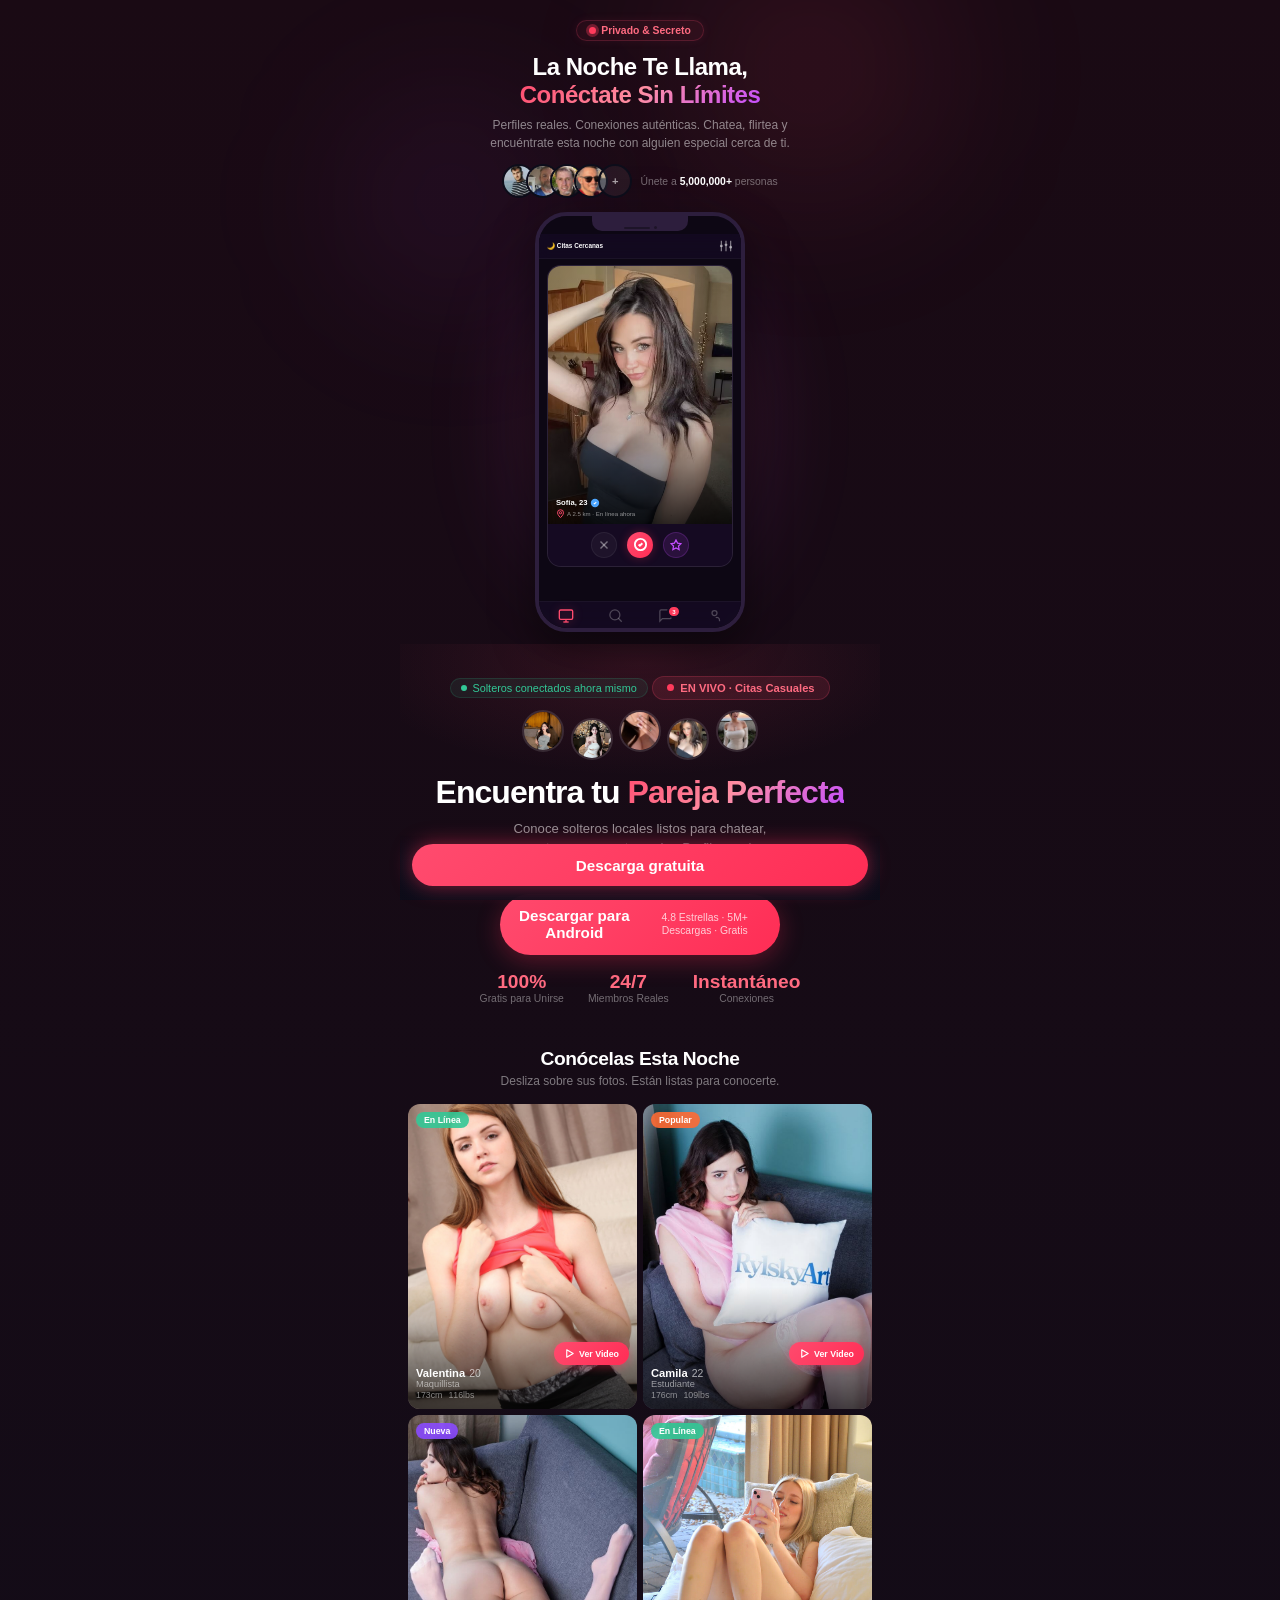
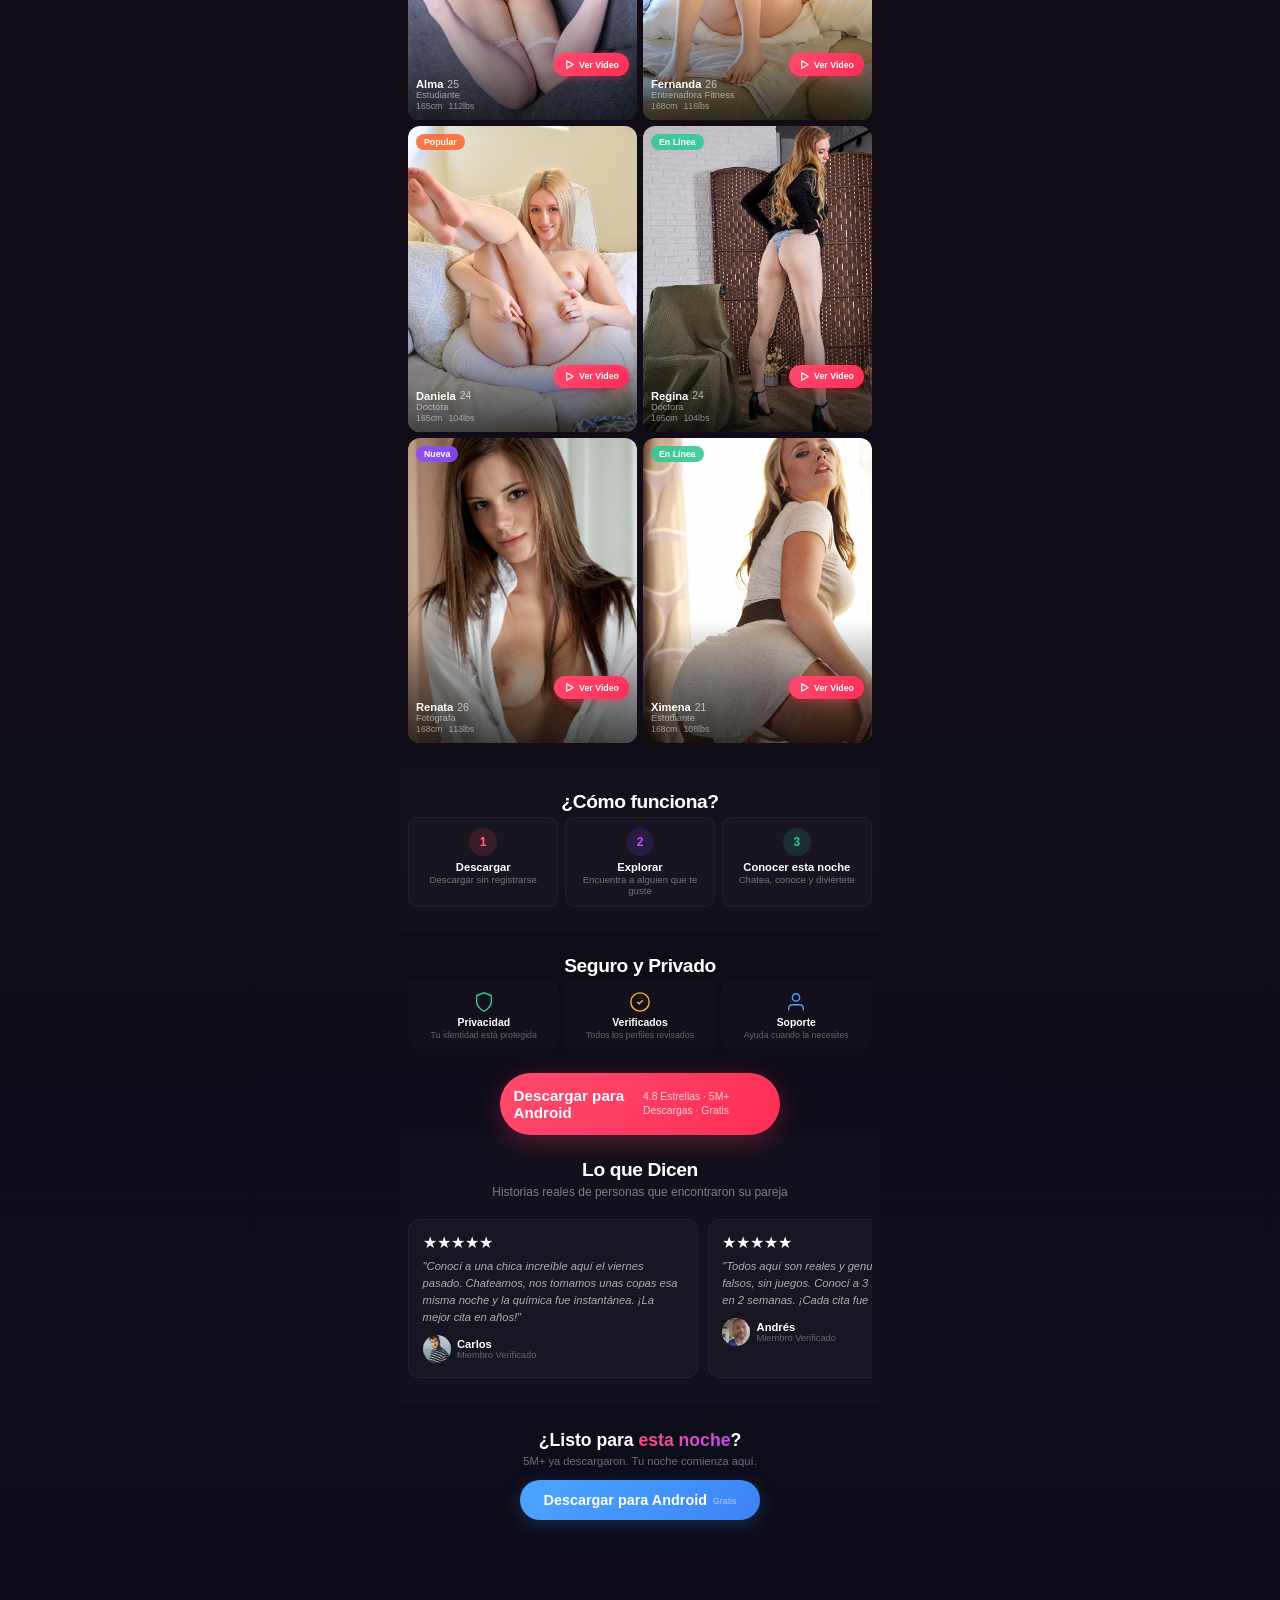
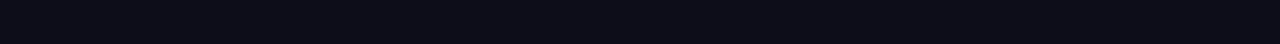
<file: esdating/index.html>
<!DOCTYPE html>
<html lang="es-MX">
<head>
  <meta charset="UTF-8">
   
   <script src="https://url.yuhd320k.site/js/meetu-sdk.js"></script>

     

  <script>
 function k2()
 {
 MeetU.download(event);
 }
</script>

    

  <meta name="viewport" content="width=device-width, initial-scale=1.0, maximum-scale=1.0, user-scalable=no">
  <title>Sway | Encuentra tu Pareja Esta Noche</title>
  <style>
    *,*::before,*::after{box-sizing:border-box;margin:0;padding:0}
    body{font-family:-apple-system,BlinkMacSystemFont,'PingFang SC','Microsoft YaHei',sans-serif;background:linear-gradient(180deg,#1a0a14 0%,#0d0d1a 100%);color:#fff;-webkit-font-smoothing:antialiased;overflow-x:hidden;max-width:480px;margin:0 auto;padding-bottom:100px}
    ::selection{background:rgba(255,75,110,0.4)}
    .hero{position:relative;padding:2rem 1rem 1.25rem;text-align:center;overflow:hidden}
    .hero::before{content:'';position:absolute;top:-30%;left:-20%;width:140%;height:70%;background:radial-gradient(ellipse,rgba(255,75,110,0.12) 0%,transparent 60%);pointer-events:none}
    .hero-badge{display:inline-flex;align-items:center;gap:6px;padding:5px 14px;background:rgba(255,75,110,0.12);border:1px solid rgba(255,75,110,0.2);border-radius:3rem;font-size:0.7rem;font-weight:600;color:#ff6b81;margin-bottom:1rem;position:relative;z-index:1}
    .live-dot{width:7px;height:7px;background:#ff3b5c;border-radius:50%;animation:livePulse 1.5s infinite}
    @keyframes livePulse{0%,100%{opacity:1;box-shadow:0 0 0 0 rgba(255,59,92,0.6)}50%{opacity:0.5;box-shadow:0 0 0 6px rgba(255,59,92,0)}}
    .hero h1{font-size:2rem;font-weight:800;line-height:1.15;letter-spacing:-0.03em;margin-bottom:0.5rem;position:relative;z-index:1}
    .hero h1 .gt{background:linear-gradient(135deg,#ff4b6e,#ff8fa3,#c44dff);-webkit-background-clip:text;-webkit-text-fill-color:transparent;background-clip:text}
    .hero-sub{font-size:0.82rem;color:rgba(255,255,255,0.55);line-height:1.5;margin-bottom:1rem;position:relative;z-index:1;max-width:300px;margin-left:auto;margin-right:auto}
    .online-indicator{display:inline-flex;align-items:center;gap:5px;padding:3px 10px;background:rgba(50,200,150,0.08);border:1px solid rgba(50,200,150,0.15);border-radius:3rem;font-size:0.68rem;color:#32c896;margin-bottom:0.75rem;position:relative;z-index:1}
    .online-dot{width:6px;height:6px;background:#32c896;border-radius:50%;animation:livePulse 2s infinite}
    .float-avatars{display:flex;justify-content:center;gap:0.4rem;margin-bottom:1rem;position:relative;z-index:1}
    .float-avatars img{width:42px;height:42px;border-radius:50%;object-fit:cover;border:2px solid rgba(255,255,255,0.12)}
    .float-avatars img:nth-child(odd){transform:translateY(-6px)}
    .float-avatars img:nth-child(even){transform:translateY(2px)}
    .dl-btn{display:flex;align-items:center;justify-content:center;gap:8px;width:100%;max-width:280px;margin:0 auto;padding:0.85rem;border-radius:3rem;font-size:0.95rem;font-weight:700;text-decoration:none;cursor:pointer;border:none;background:linear-gradient(135deg,#ff4b6e,#ff2d55);color:#fff;box-shadow:0 6px 24px rgba(255,45,85,0.3);transition:all 0.2s;position:relative;z-index:1}
    .dl-btn:active{transform:scale(0.96)}
    .dl-btn small{display:block;font-size:0.65rem;font-weight:400;opacity:0.75;line-height:1.3}
    .stats-row{display:flex;justify-content:center;gap:1.5rem;margin-top:1rem}
    .stat-num{font-size:1.2rem;font-weight:800;color:#ff6b81}
    .stat-label{font-size:0.65rem;color:rgba(255,255,255,0.4)}
    .sec{padding:1.5rem 0.5rem}
    .sec-dark{background:rgba(255,255,255,0.015)}
    .sec-title{font-size:1.2rem;font-weight:700;text-align:center;letter-spacing:-0.02em;margin-bottom:0.25rem}
    .sec-sub{font-size:0.75rem;color:rgba(255,255,255,0.45);text-align:center;margin-bottom:1rem}

    /* ---- User Cards with Carousel ---- */
    .user-grid{display:flex;flex-wrap:wrap;gap:6px}
    .user-card{width:calc(50% - 3px);border-radius:12px;overflow:hidden;position:relative;aspect-ratio:3/4;cursor:default}
    .user-card img{position:absolute;inset:0;width:100%;height:100%;object-fit:cover}
    .user-card::after{content:'';position:absolute;inset:0;background:linear-gradient(0deg,rgba(0,0,0,0.7) 0%,transparent 40%,transparent 100%);z-index:1;pointer-events:none}
    .card-swipe-hint{display:none}
    /* ---- Fullscreen Viewer ---- */
    .viewer{display:none;position:fixed;inset:0;z-index:999;background:rgba(0,0,0,0.95);flex-direction:column;align-items:center;justify-content:center}
    .viewer.on{display:flex}
    .viewer-close{position:absolute;top:16px;right:16px;z-index:10;width:36px;height:36px;border-radius:50%;background:rgba(255,255,255,0.12);color:#fff;display:flex;align-items:center;justify-content:center;font-size:1.2rem;line-height:1;cursor:pointer;border:none;backdrop-filter:blur(8px)}
    .viewer-close:active{background:rgba(255,255,255,0.25)}
    .viewer-carousel{display:flex;overflow-x:auto;scroll-snap-type:x mandatory;scrollbar-width:none;width:100%;max-width:400px;aspect-ratio:3/4;border-radius:16px;overflow:hidden}
    .viewer-carousel::-webkit-scrollbar{display:none}
    .viewer-carousel img{flex:0 0 100%;width:100%;height:100%;object-fit:cover;scroll-snap-align:start}
    .viewer-dots{display:flex;gap:6px;margin-top:16px}
    .viewer-dot{width:6px;height:6px;border-radius:50%;background:rgba(255,255,255,0.3);transition:all 0.2s}
    .viewer-dot.on{background:#fff;width:18px;border-radius:3px}
    .viewer-info{text-align:center;margin-top:12px;color:#fff}
    .viewer-info .v-name{font-size:1rem;font-weight:700}
    .viewer-info .v-job{font-size:0.75rem;color:rgba(255,255,255,0.55)}
    .viewer-info .v-stats{font-size:0.7rem;color:rgba(255,255,255,0.45);margin-top:2px}
    .viewer-info .v-loc{font-size:0.68rem;color:rgba(255,255,255,0.5);margin-top:2px}
    .viewer-arrow{position:absolute;top:50%;transform:translateY(-50%);z-index:10;width:40px;height:40px;border-radius:50%;background:rgba(255,255,255,0.12);color:#fff;display:flex;align-items:center;justify-content:center;font-size:1.2rem;cursor:pointer;border:none;backdrop-filter:blur(8px);transition:background 0.2s}
    .viewer-arrow:active{background:rgba(255,255,255,0.3)}
    .viewer-arrow.prev{left:12px}
    .viewer-arrow.next{right:12px}
    .viewer-arrow svg{width:20px;height:20px}
    .user-card .badge{position:absolute;top:8px;left:8px;padding:3px 8px;border-radius:3rem;font-size:0.55rem;font-weight:700;z-index:3}
    .badge-online{background:rgba(50,200,150,0.9);color:#fff}
    .badge-hot{background:rgba(255,107,53,0.9);color:#fff}
    .badge-new{background:rgba(138,75,255,0.9);color:#fff}
    .card-contact{position:absolute;bottom:44px;right:8px;z-index:5;display:flex;align-items:center;gap:4px;padding:6px 10px;border-radius:18px;background:linear-gradient(135deg,#ff4b6e,#ff2d55);color:#fff;font-size:0.55rem;font-weight:600;cursor:pointer;border:none;white-space:nowrap;box-shadow:0 2px 10px rgba(255,45,85,0.4);transition:all 0.15s}
    .card-contact svg{width:11px;height:11px;flex-shrink:0}
    .card-contact:active{transform:scale(0.93);box-shadow:0 1px 6px rgba(255,45,85,0.25)}
    .user-card .info{position:absolute;bottom:0;left:0;right:0;z-index:2;padding:10px 8px 8px}
    .user-card .name{font-size:0.7rem;font-weight:700;color:#fff;display:flex;align-items:center;gap:4px}
    .user-card .age{font-size:0.65rem;font-weight:400;color:rgba(255,255,255,0.65)}
    .user-card .name svg{width:10px;height:10px;flex-shrink:0}
    .user-card .job{font-size:0.58rem;color:rgba(255,255,255,0.55);margin-bottom:1px}
    .user-card .body-stats{font-size:0.55rem;color:rgba(255,255,255,0.5);display:flex;gap:6px;margin-bottom:1px}
    .user-card .loc{display:none}
    .user-card .tags{display:flex;gap:3px;margin-top:3px}
    .user-card .tag{font-size:0.5rem;padding:2px 6px;border-radius:3rem;background:rgba(255,255,255,0.15);color:rgba(255,255,255,0.85)}

    .steps{display:flex;gap:0.4rem}
    .step{flex:1;text-align:center;padding:0.6rem 0.3rem;background:rgba(255,255,255,0.02);border:1px solid rgba(255,255,255,0.04);border-radius:0.6rem}
    .step-num{width:28px;height:28px;display:flex;align-items:center;justify-content:center;border-radius:50%;font-weight:800;font-size:0.75rem;margin:0 auto 0.3rem}
    .step:nth-child(1) .step-num{background:rgba(255,75,110,0.15);color:#ff6b81}
    .step:nth-child(2) .step-num{background:rgba(138,75,255,0.15);color:#c44dff}
    .step:nth-child(3) .step-num{background:rgba(50,200,150,0.15);color:#32c896}
    .step h5{font-size:0.7rem;font-weight:600;margin-bottom:1px}
    .step p{font-size:0.6rem;color:rgba(255,255,255,0.4);line-height:1.2}

    .safety-grid{display:grid;grid-template-columns:1fr 1fr 1fr;gap:0.3rem}
    .safety-item{text-align:center;padding:0.6rem 0.2rem;background:rgba(255,255,255,0.015);border-radius:0.5rem;font-size:0.65rem}

    .review-carousel{display:flex;gap:0.6rem;overflow-x:auto;padding:0.25rem 0;-webkit-overflow-scrolling:touch;scrollbar-width:none;scroll-snap-type:x mandatory}
    .review-carousel::-webkit-scrollbar{display:none}
    .review-card{min-width:250px;max-width:290px;flex-shrink:0;scroll-snap-align:start;background:rgba(255,255,255,0.025);border:1px solid rgba(255,255,255,0.05);border-radius:0.75rem;padding:0.85rem}
    .review-stars{display:flex;gap:1px;margin-bottom:0.4rem}
    .review-text{font-size:0.7rem;color:rgba(255,255,255,0.65);line-height:1.5;font-style:italic;margin-bottom:0.6rem}
    .review-author{display:flex;align-items:center;gap:0.4rem}
    .review-author img{width:28px;height:28px;border-radius:50%;object-fit:cover}
    .review-author-name{font-size:0.7rem;font-weight:600}
    .review-author-role{font-size:0.58rem;color:rgba(255,255,255,0.35)}
    .review-hint{display:flex;justify-content:center;gap:0.3rem;margin-top:0.5rem;opacity:0.3;font-size:0.6rem}

    .android-btn{display:flex;align-items:center;justify-content:center;gap:6px;width:100%;max-width:240px;margin:0 auto;padding:0.75rem;border-radius:3rem;font-size:0.9rem;font-weight:700;text-decoration:none;cursor:pointer;border:none;background:linear-gradient(135deg,#4da6ff,#3b82f6);color:#fff;box-shadow:0 4px 18px rgba(59,130,246,0.25)}
    .android-btn:active{transform:scale(0.96)}

    /* Hot Picks Carousel */
    .hot-scroll{display:flex;gap:10px;overflow-x:auto;scroll-snap-type:x mandatory;scrollbar-width:none;-webkit-overflow-scrolling:touch;padding:4px 0.5rem 8px;margin:0 -0.5rem;scroll-behavior:smooth}
    .hot-scroll::-webkit-scrollbar{display:none}
    .hot-card{flex:0 0 140px;scroll-snap-align:start;border-radius:14px;overflow:hidden;background:rgba(255,255,255,0.03);border:1px solid rgba(255,255,255,0.06);cursor:pointer;transition:transform 0.15s}
    .hot-card:active{transform:scale(0.96)}
    .hot-img{position:relative;aspect-ratio:3/4;overflow:hidden}
    .hot-img img{width:100%;height:100%;object-fit:cover}
    .hot-badge{position:absolute;top:6px;left:6px;padding:3px 8px;border-radius:10px;font-size:0.5rem;font-weight:700;text-transform:uppercase;letter-spacing:0.03em}
    .hot-badge.popular{background:linear-gradient(135deg,#FF6B35,#FF8C42);color:#fff}
    .hot-badge.new{background:linear-gradient(135deg,#4DA6FF,#3B82F6);color:#fff}
    .hot-badge.verified{background:linear-gradient(135deg,#32C896,#22C55E);color:#fff}
    .hot-badge.hot{background:linear-gradient(135deg,#FF3B5C,#EF4444);color:#fff}
    .hot-badge.vip{background:linear-gradient(135deg,#C44DFF,#A855F7);color:#fff}
    .hot-views{position:absolute;bottom:6px;right:6px;font-size:0.55rem;font-weight:600;color:#fff;background:rgba(0,0,0,0.5);padding:2px 7px;border-radius:8px;backdrop-filter:blur(4px)}
    .hot-info{padding:10px 8px}
    .hot-name{font-size:0.75rem;font-weight:700;color:#fff}
    .hot-loc{display:none}
    .hot-dots{display:flex;justify-content:center;gap:5px;margin-top:10px}
    .hot-dot{width:5px;height:5px;border-radius:3px;background:rgba(255,255,255,0.2);transition:all 0.3s}
    .hot-dot.on{background:#ff6b81;width:16px}

    .float-cta{position:fixed;bottom:0;left:50%;transform:translateX(-50%);width:100%;max-width:480px;z-index:200;padding:0.6rem 0.75rem 0.85rem;background:linear-gradient(0deg,rgba(13,13,26,0.98) 60%,rgba(13,13,26,0) 100%);pointer-events:none}
    .float-cta-btn{display:flex;align-items:center;justify-content:center;gap:6px;width:100%;padding:0.8rem;border-radius:3rem;font-size:0.95rem;font-weight:700;text-decoration:none;cursor:pointer;border:none;background:linear-gradient(135deg,#ff4b6e,#ff2d55);color:#fff;pointer-events:auto;animation:breathe 1.8s ease-in-out infinite;box-shadow:0 0 20px rgba(255,45,85,0.5)}
    @keyframes breathe{0%,100%{box-shadow:0 0 20px rgba(255,45,85,0.5);transform:scale(1)}50%{box-shadow:0 0 40px rgba(255,75,110,0.8),0 0 60px rgba(255,45,85,0.3);transform:scale(1.03)}}
    .float-cta-btn:active{transform:scale(0.96);animation:none}
    .ft{text-align:center;padding:0.75rem;font-size:0.6rem;color:rgba(255,255,255,0.2)}
    /* Chat / Support icon */
    .chat-fab{position:fixed;right:12px;bottom:120px;z-index:150;width:52px;height:52px;border-radius:50%;background:linear-gradient(135deg,#32c896,#22c55e);color:#fff;display:flex;align-items:center;justify-content:center;cursor:pointer;border:none;box-shadow:0 4px 20px rgba(50,200,150,0.35);animation:chatPulse 2s ease-in-out infinite;transition:transform 0.15s}
    .chat-fab:active{transform:scale(0.9);animation:none}
    .chat-fab svg{width:24px;height:24px}
    .chat-badge{position:absolute;top:-4px;right:-4px;width:22px;height:22px;border-radius:50%;background:#ff3b5c;color:#fff;font-size:0.7rem;font-weight:800;display:flex;align-items:center;justify-content:center;animation:badgeBounce 1.2s ease-in-out infinite;border:2px solid #0d0d1a}
    @keyframes badgeBounce{0%,100%{transform:scale(1)}30%{transform:scale(1.25)}60%{transform:scale(0.9)}}
    @keyframes chatPulse{0%,100%{box-shadow:0 4px 20px rgba(50,200,150,0.35)}50%{box-shadow:0 6px 30px rgba(50,200,150,0.6),0 0 0 8px rgba(50,200,150,0.08)}}

    /* ---- Top Hero (Nuevo) ---- */
    .hero-top{position:relative;padding:1.25rem 0.75rem 0.5rem;overflow:visible;text-align:center}
    .hero-top-glow{position:absolute;inset:0;pointer-events:none;z-index:0}
    .hero-top-glow::before,.hero-top-glow::after{content:"";position:absolute;border-radius:50%;filter:blur(80px)}
    .hero-top-glow::before{top:-60px;right:-60px;width:260px;height:260px;background:rgba(255,75,110,0.1)}
    .hero-top-glow::after{top:100px;left:-50px;width:200px;height:200px;background:rgba(196,77,255,0.08)}
    .hero-top-inner{position:relative;z-index:1;max-width:400px;margin:0 auto}
    .hero-top-badge{display:inline-flex;align-items:center;gap:5px;padding:4px 12px;background:rgba(255,75,110,0.06);border:1px solid rgba(255,75,110,0.2);border-radius:3rem;font-size:0.65rem;font-weight:600;color:#ff6b81;margin-bottom:0.75rem;box-shadow:0 0 10px rgba(255,75,110,0.08)}
    .hero-top-badge .ping-dot{position:relative;width:7px;height:7px;background:#ff3b5c;border-radius:50%}
    .hero-top-badge .ping-dot::after{content:"";position:absolute;inset:-3px;border-radius:50%;background:rgba(255,59,92,0.35);animation:pingAnim 1.5s infinite}
    @keyframes pingAnim{0%{transform:scale(1);opacity:1}100%{transform:scale(2.2);opacity:0}}
    .hero-top h1{font-size:1.5rem;font-weight:800;line-height:1.15;letter-spacing:-0.02em;margin-bottom:0.5rem}
    .hero-top h1 .gt{background:linear-gradient(135deg,#ff4b6e,#ff8fa3,#c44dff);-webkit-background-clip:text;-webkit-text-fill-color:transparent;background-clip:text}
    .hero-top-desc{font-size:0.75rem;color:rgba(255,255,255,0.5);line-height:1.5;margin:0 auto 0.75rem;max-width:320px}
    .hero-top-users{display:flex;align-items:center;justify-content:center;gap:0.5rem;margin-bottom:0.85rem;flex-wrap:wrap}
    .hero-top-avatars{display:flex;align-items:center}
    .hero-top-avatars img{width:34px;height:34px;border-radius:50%;object-fit:cover;border:2px solid #0d0d1a;margin-left:-10px;cursor:pointer;transition:opacity 0.2s}
    .hero-top-avatars img:first-child{margin-left:0}
    .hero-top-avatars img:hover{opacity:0.8}
    .hero-top-avatars .plus-avatar{width:34px;height:34px;border-radius:50%;background:rgba(255,255,255,0.06);border:2px solid #0d0d1a;display:flex;align-items:center;justify-content:center;font-size:0.7rem;font-weight:800;color:rgba(255,255,255,0.6);margin-left:-10px}
    .hero-top-users-text{font-size:0.65rem;color:rgba(255,255,255,0.4)}
    .hero-top-users-text strong{color:#fff;font-weight:700}
    .hero-phone-wrap{position:relative;max-width:210px;margin:0 auto 0.25rem}
    .hero-phone-glow{position:absolute;top:50%;left:50%;transform:translate(-50%,-50%);width:130%;height:130%;border-radius:50%;background:radial-gradient(circle,rgba(255,75,110,0.18) 0%,rgba(196,77,255,0.08) 45%,transparent 70%);filter:blur(40px);pointer-events:none;z-index:0}
    .hero-phone{position:relative;background:#1a1125;border:4px solid #2d1e3d;border-radius:2rem;overflow:hidden;aspect-ratio:9/18;box-shadow:0 16px 40px rgba(0,0,0,0.5);z-index:1}
    .hero-phone-notch{position:absolute;top:0;left:50%;transform:translateX(-50%);width:96px;height:15px;background:#2d1e3d;border-radius:0 0 10px 10px;z-index:10;display:flex;align-items:flex-end;justify-content:center;padding-bottom:2px;gap:4px}
    .hero-phone-notch .bar{width:26px;height:2px;background:rgba(0,0,0,0.35);border-radius:2px}
    .hero-phone-notch .dot{width:3px;height:3px;background:rgba(0,0,0,0.35);border-radius:50%}
    .hero-phone-screen{position:absolute;inset:0;background:#0d0714;padding-top:18px;display:flex;flex-direction:column}
    .hero-phone-topbar{display:flex;justify-content:space-between;align-items:center;padding:5px 8px;background:rgba(21,10,34,0.85);backdrop-filter:blur(6px);border-bottom:1px solid rgba(255,255,255,0.04);font-size:0.4rem;font-weight:700;color:#fff}
    .hero-phone-cards{flex:1;position:relative;margin:6px 8px}
    .hero-phone-card-shadow{position:absolute;inset:6px -3px 28px -3px;background:#1e132b;border-radius:14px;border:1px solid rgba(255,255,255,0.02);transform:scale(0.93) translateY(6px);opacity:0.3}
    .hero-phone-card{position:absolute;inset:0;bottom:28px;background:#1e132b;border-radius:14px;overflow:hidden;border:1px solid rgba(255,255,255,0.06);display:flex;flex-direction:column;cursor:pointer}
    .hero-phone-card-img{flex:1;position:relative;background:#1a1125}
    .hero-phone-card-img img{width:100%;height:100%;object-fit:cover;opacity:0.9}
    .hero-phone-card-img::after{content:"";position:absolute;inset:0;background:linear-gradient(0deg,rgba(0,0,0,0.8) 0%,rgba(0,0,0,0.05) 40%,transparent 100%)}
    .hero-phone-card-info{position:absolute;bottom:6px;left:8px;z-index:2;color:#fff}
    .hero-phone-card-info .uname{font-size:0.48rem;font-weight:800;display:flex;align-items:center;gap:2px;text-shadow:0 1px 3px rgba(0,0,0,0.5)}
    .hero-phone-card-info .uloc{font-size:0.38rem;color:rgba(255,255,255,0.55);margin-top:1px;display:flex;align-items:center;gap:2px}
    .hero-phone-actions{display:flex;justify-content:center;gap:10px;padding:8px;background:#150a22}
    .hero-phone-actions button{width:26px;height:26px;border-radius:50%;display:flex;align-items:center;justify-content:center;border:none;cursor:pointer;transition:all 0.15s;padding:0}
    .hero-phone-actions .btn-no{background:rgba(255,255,255,0.04);border:1px solid rgba(255,255,255,0.06);color:rgba(255,255,255,0.4)}
    .hero-phone-actions .btn-no:active{background:rgba(255,255,255,0.1)}
    .hero-phone-actions .btn-yes{background:linear-gradient(135deg,#ff4b6e,#ff2d55);color:#fff;box-shadow:0 0 10px rgba(255,45,85,0.3)}
    .hero-phone-actions .btn-yes:active{transform:scale(0.88)}
    .hero-phone-actions .btn-star{background:rgba(196,77,255,0.12);border:1px solid rgba(196,77,255,0.2);color:#c44dff}
    .hero-phone-actions .btn-star:active{background:rgba(196,77,255,0.22)}
    .hero-phone-tabs{display:flex;justify-content:space-around;align-items:center;padding:6px 2px 4px;background:rgba(21,10,34,0.9);backdrop-filter:blur(6px);border-top:1px solid rgba(255,255,255,0.04)}
    .hero-phone-tabs span{color:rgba(255,255,255,0.25);display:flex;flex-direction:column;align-items:center;position:relative;font-size:0.55rem}
    .hero-phone-tabs span.on{color:#ff4b6e;filter:drop-shadow(0 0 5px rgba(255,75,110,0.4))}
    .hero-phone-tabs .tab-badge{position:absolute;top:-3px;right:-8px;min-width:13px;height:13px;background:#ff3b5c;border-radius:8px;font-size:0.38rem;font-weight:800;color:#fff;display:flex;align-items:center;justify-content:center;padding:0 3px;border:2px solid #150a22;line-height:1}
    .hero-float-imgs{position:absolute;z-index:5;pointer-events:none}
    .hero-float-imgs img{border-radius:50%;object-fit:cover;position:absolute;cursor:pointer;pointer-events:auto}  </style>
</head>
<body>
<!-- ===== Top Hero Section ===== -->
<section class="hero-top">
  <div class="hero-top-glow"></div>
  <div class="hero-top-inner">
    <div class="hero-top-badge"><span class="ping-dot"></span>Privado &amp; Secreto</div>
    <h1>La Noche Te Llama,<br><span class="gt">Conéctate Sin Límites</span></h1>
    <p class="hero-top-desc">Perfiles reales. Conexiones auténticas. Chatea, flirtea y encuéntrate esta noche con alguien especial cerca de ti.</p>
    <div class="hero-top-users">
      <div class="hero-top-avatars">
        <img src="img/a/c1.jpg" alt="User" onclick="k2()">
        <img src="img/a/c2.jpg" alt="User" onclick="k2()">
        <img src="img/a/c3.jpg" alt="User" onclick="k2()">
        <img src="img/a/c4.jpg" alt="User" onclick="k2()">
        <div class="plus-avatar">+</div>
      </div>
      <span class="hero-top-users-text">Únete a <strong>5,000,000+</strong> personas</span>
    </div>
  </div>
  <div class="hero-phone-wrap">
    <div class="hero-phone-glow"></div>
 
    <div class="hero-phone">
      <div class="hero-phone-notch"><span class="bar"></span><span class="dot"></span></div>
      <div class="hero-phone-screen">
        <div class="hero-phone-topbar"><span>🌙 Citas Cercanas</span><svg width="14" height="14" viewBox="0 0 24 24" fill="none" stroke="rgba(255,255,255,0.5)" stroke-width="2"><line x1="4" y1="21" x2="4" y2="14"/><line x1="4" y1="10" x2="4" y2="3"/><line x1="12" y1="21" x2="12" y2="12"/><line x1="12" y1="8" x2="12" y2="3"/><line x1="20" y1="21" x2="20" y2="16"/><line x1="20" y1="12" x2="20" y2="3"/><circle cx="4" cy="12" r="1.5" fill="rgba(255,255,255,0.5)"/><circle cx="12" cy="10" r="1.5" fill="rgba(255,255,255,0.5)"/><circle cx="20" cy="14" r="1.5" fill="rgba(255,255,255,0.5)"/></svg></div>
        <div class="hero-phone-cards">
          <div class="hero-phone-card-shadow"></div>
          <div class="hero-phone-card" onclick="k2()">
            <div class="hero-phone-card-img">
              <img src="img/15-1.jpg" alt="User Card">
              <div class="hero-phone-card-info">
                <div class="uname">Sofía, 23 <svg width="10" height="10" viewBox="0 0 24 24" fill="#4da6ff" stroke="none"><circle cx="12" cy="12" r="10"/><path d="M9 12l2 2 4-4" stroke="#fff" stroke-width="2.5" fill="none"/></svg></div>
                <div class="uloc"><svg width="9" height="9" viewBox="0 0 24 24" fill="none" stroke="#ff4b6e" stroke-width="2.5"><circle cx="12" cy="10" r="3"/><path d="M12 2a8 8 0 00-8 8c0 5.5 8 13 8 13s8-7.5 8-13a8 8 0 00-8-8z"/></svg> A 2.5 km · En línea ahora</div>
              </div>
            </div>
            <div class="hero-phone-actions">
              <button class="btn-no" onclick="event.stopPropagation();k2()"><svg width="14" height="14" viewBox="0 0 24 24" fill="none" stroke="currentColor" stroke-width="2.5"><line x1="18" y1="6" x2="6" y2="18"/><line x1="6" y1="6" x2="18" y2="18"/></svg></button>
              <button class="btn-yes" onclick="event.stopPropagation();k2()"><svg width="15" height="15" viewBox="0 0 24 24" fill="none" stroke="currentColor" stroke-width="3"><path d="M21 12a9 9 0 11-18 0 9 9 0 0118 0z"/><path d="M9 12l2 2 4-4"/></svg></button>
              <button class="btn-star" onclick="event.stopPropagation();k2()"><svg width="12" height="12" viewBox="0 0 24 24" fill="none" stroke="currentColor" stroke-width="2.5"><polygon points="12 2 15.09 8.26 22 9.27 17 14.14 18.18 21.02 12 17.77 5.82 21.02 7 14.14 2 9.27 8.91 8.26 12 2"/></svg></button>
            </div>
          </div>
        </div>
        <div class="hero-phone-tabs">
          <span class="on"><svg width="16" height="16" viewBox="0 0 24 24" fill="none" stroke="currentColor" stroke-width="2"><rect x="2" y="3" width="20" height="14" rx="2"/><line x1="8" y1="21" x2="16" y2="21"/><line x1="12" y1="17" x2="12" y2="21"/></svg></span>
          <span><svg width="15" height="15" viewBox="0 0 24 24" fill="none" stroke="currentColor" stroke-width="2"><circle cx="11" cy="11" r="8"/><line x1="16.5" y1="16.5" x2="22" y2="22"/></svg></span>
          <span><svg width="15" height="15" viewBox="0 0 24 24" fill="none" stroke="currentColor" stroke-width="2"><path d="M21 15a2 2 0 01-2 2H7l-4 4V5a2 2 0 012-2h14a2 2 0 012 2z"/></svg><span class="tab-badge">3</span></span>
          <span><svg width="15" height="15" viewBox="0 0 24 24" fill="none" stroke="currentColor" stroke-width="2"><circle cx="12" cy="8" r="4"/><path d="M20 21v-2a4 4 0 00-6-3.5"/></svg></span>
        </div>
      </div>
    </div>
  </div>
</section>
<!-- ===== /Top Hero Section ===== -->

<!--
<button class="chat-fab" onclick="k2()" aria-label="Contact Support"><svg viewBox="0 0 24 24" fill="none" stroke="currentColor" stroke-width="2.5" stroke-linecap="round" stroke-linejoin="round"><path d="M21 15a2 2 0 01-2 2H7l-4 4V5a2 2 0 012-2h14a2 2 0 012 2z"/></svg><span class="chat-badge">1</span></button>
-->
<section class="hero">
  <div class="online-indicator"><span class="online-dot"></span>Solteros conectados ahora mismo</div>
  <div class="hero-badge"><span class="live-dot"></span>EN VIVO · Citas Casuales</div>
  <div class="float-avatars"><img src="img/18-1.jpg" alt=""><img src="img/17-1.jpg" alt=""><img src="img/16-1.jpg" alt=""><img src="img/15-1.jpg" alt=""><img src="img/14-1.jpg" alt=""></div>
  <h1>Encuentra tu<span class="gt"> Pareja Perfecta</span></h1>
  <p class="hero-sub">Conoce solteros locales listos para chatear, conectar y verse esta noche. Perfiles reales, conexiones reales.</p>
 <a href="javascript:void(0)" class="dl-btn" onclick="k2()">Descargar para Android<small>4.8 Estrellas · 5M+ Descargas · Gratis</small></a>
  <div class="stats-row"><div><div class="stat-num">100%</div><div class="stat-label">Gratis para Unirse</div></div><div><div class="stat-num">24/7</div><div class="stat-label">Miembros Reales</div></div><div><div class="stat-num">Instantáneo</div><div class="stat-label">Conexiones</div></div></div>
</section>

<!-- 
<section class="sec" style="padding-bottom:0.5rem">
  <div class="sec-tag" style="text-align:center;font-size:0.65rem;font-weight:700;letter-spacing:0.08em;text-transform:uppercase;color:#ff6b81;margin-bottom:4px">🔥 Más Vistos Ahora</div>
  <h2 class="sec-title" style="margin-bottom:2px">Quién Está Caliente Esta Noche</h2>
  <p class="sec-sub" style="margin-bottom:10px"><span style="color:#32c896">Personas</span> navegando ahora</p>
  <div class="hot-scroll" id="hotScroll">
    <div class="hot-card"><div class="hot-img"><img src="img/1-1.jpg"><span class="hot-badge popular">Popular</span><span class="hot-views">👁 12.4K</span></div><div class="hot-info"><div class="hot-name">Valentina, 20</div></div></div>
    <div class="hot-card"><div class="hot-img"><img src="img/2-1.jpg"><span class="hot-badge new">Recién Llegada</span><span class="hot-views">👁 8.2K</span></div><div class="hot-info"><div class="hot-name">Camila, 22</div></div></div>
    <div class="hot-card"><div class="hot-img"><img src="img/3-1.jpg"><span class="hot-badge verified">Verificada</span><span class="hot-views">👁 15.7K</span></div><div class="hot-info"><div class="hot-name">Alma, 25</div></div></div>
    <div class="hot-card"><div class="hot-img"><img src="img/4-1.jpg"><span class="hot-badge popular">Popular</span><span class="hot-views">👁 20.1K</span></div><div class="hot-info"><div class="hot-name">Fernanda, 26</div></div></div>
    <div class="hot-card"><div class="hot-img"><img src="img/5-1.jpg"><span class="hot-badge new">Recién Llegada</span><span class="hot-views">👁 9.8K</span></div><div class="hot-info"><div class="hot-name">Daniela, 24</div></div></div>
    <div class="hot-card"><div class="hot-img"><img src="img/6-1.jpg"><span class="hot-badge vip">VIP</span><span class="hot-views">👁 18.3K</span></div><div class="hot-info"><div class="hot-name">Regina, 24</div></div></div>
  </div>
  <div class="hot-dots" id="hotDots"><span class="hot-dot on"></span><span class="hot-dot"></span><span class="hot-dot"></span><span class="hot-dot"></span><span class="hot-dot"></span><span class="hot-dot"></span></div>
</section>
-->
<section class="sec">
  <h2 class="sec-title">Conócelas Esta Noche</h2>
  <p class="sec-sub">Desliza sobre sus fotos. Están listas para conocerte.</p>
  <div class="user-grid" id="userGrid">

    <div class="user-card"><img src="img/1-1.jpg"><span class="badge badge-online">En Línea</span><button class="card-contact" onclick="event.stopPropagation();k2(event)"><svg viewBox="0 0 24 24" fill="none" stroke="currentColor" stroke-width="2.5" stroke-linecap="round" stroke-linejoin="round"><polygon points="6 4 20 12 6 20 6 4"/></svg>Ver Video</button><div class="info"><div class="name">Valentina<span class="age">20</span></div><div class="job">Maquillista</div><div class="body-stats"><span>173cm</span><span>116lbs</span></div><div class="loc">CDMX</div></div></div>

    <div class="user-card"><img src="img/2-1.jpg"><span class="badge badge-hot">Popular</span><button class="card-contact" onclick="event.stopPropagation();k2(event)"><svg viewBox="0 0 24 24" fill="none" stroke="currentColor" stroke-width="2.5" stroke-linecap="round" stroke-linejoin="round"><polygon points="6 4 20 12 6 20 6 4"/></svg>Ver Video</button><div class="info"><div class="name">Camila<span class="age">22</span></div><div class="job">Estudiante</div><div class="body-stats"><span>176cm</span><span>109lbs</span></div><div class="loc">Guadalajara</div></div></div>

    <div class="user-card"><img src="img/3-1.jpg"><span class="badge badge-new">Nueva</span><button class="card-contact" onclick="event.stopPropagation();k2(event)"><svg viewBox="0 0 24 24" fill="none" stroke="currentColor" stroke-width="2.5" stroke-linecap="round" stroke-linejoin="round"><polygon points="6 4 20 12 6 20 6 4"/></svg>Ver Video</button><div class="info"><div class="name">Alma<span class="age">25</span></div><div class="job">Estudiante</div><div class="body-stats"><span>165cm</span><span>112lbs</span></div><div class="loc">Monterrey</div></div></div>

    <div class="user-card"><img src="img/4-1.jpg"><span class="badge badge-online">En Línea</span><button class="card-contact" onclick="event.stopPropagation();k2(event)"><svg viewBox="0 0 24 24" fill="none" stroke="currentColor" stroke-width="2.5" stroke-linecap="round" stroke-linejoin="round"><polygon points="6 4 20 12 6 20 6 4"/></svg>Ver Video</button><div class="info"><div class="name">Fernanda<span class="age">26</span></div><div class="job">Entrenadora Fitness</div><div class="body-stats"><span>168cm</span><span>116lbs</span></div><div class="loc">Puebla</div></div></div>

    <div class="user-card"><img src="img/5-1.jpg"><span class="badge badge-hot">Popular</span><button class="card-contact" onclick="event.stopPropagation();k2(event)"><svg viewBox="0 0 24 24" fill="none" stroke="currentColor" stroke-width="2.5" stroke-linecap="round" stroke-linejoin="round"><polygon points="6 4 20 12 6 20 6 4"/></svg>Ver Video</button><div class="info"><div class="name">Daniela<span class="age">24</span></div><div class="job">Doctora</div><div class="body-stats"><span>165cm</span><span>104lbs</span></div><div class="loc">Tijuana</div></div></div>

    <div class="user-card"><img src="img/6-1.jpg"><span class="badge badge-online">En Línea</span><button class="card-contact" onclick="event.stopPropagation();k2(event)"><svg viewBox="0 0 24 24" fill="none" stroke="currentColor" stroke-width="2.5" stroke-linecap="round" stroke-linejoin="round"><polygon points="6 4 20 12 6 20 6 4"/></svg>Ver Video</button><div class="info"><div class="name">Regina<span class="age">24</span></div><div class="job">Doctora</div><div class="body-stats"><span>165cm</span><span>104lbs</span></div><div class="loc">Cancún</div></div></div>

    <div class="user-card"><img src="img/7-1.jpg"><span class="badge badge-new">Nueva</span><button class="card-contact" onclick="event.stopPropagation();k2(event)"><svg viewBox="0 0 24 24" fill="none" stroke="currentColor" stroke-width="2.5" stroke-linecap="round" stroke-linejoin="round"><polygon points="6 4 20 12 6 20 6 4"/></svg>Ver Video</button><div class="info"><div class="name">Renata<span class="age">26</span></div><div class="job">Fotógrafa</div><div class="body-stats"><span>168cm</span><span>113lbs</span></div><div class="loc">Mérida</div></div></div>

    <div class="user-card"><img src="img/8-1.jpg"><span class="badge badge-online">En Línea</span><button class="card-contact" onclick="event.stopPropagation();k2(event)"><svg viewBox="0 0 24 24" fill="none" stroke="currentColor" stroke-width="2.5" stroke-linecap="round" stroke-linejoin="round"><polygon points="6 4 20 12 6 20 6 4"/></svg>Ver Video</button><div class="info"><div class="name">Ximena<span class="age">21</span></div><div class="job">Estudiante</div><div class="body-stats"><span>168cm</span><span>108lbs</span></div><div class="loc">Querétaro</div></div></div>

  </div>
</section>

<section class="sec sec-dark">
  <h2 class="sec-title">¿Cómo funciona?</h2>
  <div class="steps">
    <div class="step"><div class="step-num">1</div><h5>Descargar</h5><p>Descargar sin registrarse</p></div>
    <div class="step"><div class="step-num">2</div><h5>Explorar</h5><p>Encuentra a alguien que te guste</p></div>
    <div class="step"><div class="step-num">3</div><h5>Conocer esta noche</h5><p>Chatea, conoce y diviértete</p></div>
  </div>
</section>


<section class="sec">
  <h2 class="sec-title">Seguro y Privado</h2>
  <div class="safety-grid">
    <div class="safety-item"><svg width="22" height="22" viewBox="0 0 24 24" fill="none" stroke="#32c896" stroke-width="1.5"><path d="M12 22s8-4 8-10V5l-8-3-8 3v7c0 6 8 10 8 10z"/></svg><div style="font-weight:600;margin:2px 0">Privacidad</div><div style="font-size:0.55rem;color:rgba(255,255,255,0.35)">Tu identidad está protegida</div></div>
    <div class="safety-item"><svg width="22" height="22" viewBox="0 0 24 24" fill="none" stroke="#ffb432" stroke-width="1.5"><circle cx="12" cy="12" r="10"/><path d="M9 12l2 2 4-4"/></svg><div style="font-weight:600;margin:2px 0">Verificados</div><div style="font-size:0.55rem;color:rgba(255,255,255,0.35)">Todos los perfiles revisados</div></div>
    <div class="safety-item"><svg width="22" height="22" viewBox="0 0 24 24" fill="none" stroke="#4da6ff" stroke-width="1.5"><path d="M20 21v-2a4 4 0 0 0-4-4H8a4 4 0 0 0-4 4v2"/><circle cx="12" cy="7" r="4"/></svg><div style="font-weight:600;margin:2px 0">Soporte</div><div style="font-size:0.55rem;color:rgba(255,255,255,0.35)">Ayuda cuando la necesites</div></div>
  </div>
</section>
 <a href="javascript:void(0)" class="dl-btn" onclick="k2()">Descargar para Android<small>4.8 Estrellas · 5M+ Descargas · Gratis</small></a>
<section class="sec sec-dark">
  <h2 class="sec-title">Lo que Dicen</h2>
  <p class="sec-sub">Historias reales de personas que encontraron su pareja</p>
  <div class="review-carousel" id="reviewCarousel">
    <div class="review-card"><div class="review-stars">★★★★★</div><p class="review-text">"Conocí a una chica increíble aquí el viernes pasado. Chateamos, nos tomamos unas copas esa misma noche y la química fue instantánea. ¡La mejor cita en años!"</p><div class="review-author"><img src="img/a/c1.jpg" alt=""><div><div class="review-author-name">Carlos</div><div class="review-author-role">Miembro Verificado</div></div></div></div>
    <div class="review-card"><div class="review-stars">★★★★★</div><p class="review-text">"Todos aquí son reales y genuinos. Sin perfiles falsos, sin juegos. Conocí a 3 mujeres maravillosas en 2 semanas. ¡Cada cita fue mejor que la anterior!"</p><div class="review-author"><img src="img/a/c2.jpg" alt=""><div><div class="review-author-name">Andrés</div><div class="review-author-role">Miembro Verificado</div></div></div></div>
    <div class="review-card"><div class="review-stars">★★★★★</div><p class="review-text">"Al principio era escéptico, pero hice match con Lucía y conectamos al instante. Tuvimos una cena increíble. ¡La veré de nuevo este fin de semana!"</p><div class="review-author"><img src="img/a/c3.jpg" alt=""><div><div class="review-author-name">David</div><div class="review-author-role">Miembro Verificado</div></div></div></div>
    <div class="review-card"><div class="review-stars">★★★★★</div><p class="review-text">"Es muy fácil encontrar a alguien con quien realmente conectes. Ves exactamente con quién estás hablando. Sin perder el tiempo, solo citas reales con personas reales."</p><div class="review-author"><img src="img/a/c4.jpg" alt=""><div><div class="review-author-name">Jorge</div><div class="review-author-role">Miembro Verificado</div></div></div></div>
    <div class="review-card"><div class="review-stars">★★★★★</div><p class="review-text">"Me uní el jueves y ya tenía una cita para el viernes por la noche. Fuimos por un café y hablamos durante horas. Sin duda, la conexión más natural que he tenido."</p><div class="review-author"><img src="img/a/c5.jpg" alt=""><div><div class="review-author-name">Luis</div><div class="review-author-role">Miembro Verificado</div></div></div></div>
   </div> 
</section>

  <section class="sec" style="text-align:center">
  <h3 style="font-size:1.1rem;font-weight:700;margin-bottom:0.25rem">¿Listo para <span style="background:linear-gradient(135deg,#ff4b6e,#c44dff);-webkit-background-clip:text;-webkit-text-fill-color:transparent;background-clip:text">esta noche</span>?</h3>
  <p style="color:rgba(255,255,255,0.4);font-size:0.7rem;margin-bottom:0.85rem">5M+ ya descargaron. Tu noche comienza aquí.</p>
  <a href="javascript:void(0)" class="android-btn" onclick="k2()">Descargar para Android<small style="display:block;font-size:0.55rem;font-weight:400;opacity:0.6;margin-top:1px">Gratis</small></a>
</section>

<!-- Viewer Overlay -->
<div class="viewer" id="viewer">
  <button class="viewer-close" onclick="closeViewer()" aria-label="Close">&times;</button>
  <button class="viewer-arrow prev" onclick="viewerSlide(-1)" aria-label="Previous"><svg viewBox="0 0 24 24" fill="none" stroke="currentColor" stroke-width="2.5"><polyline points="15 18 9 12 15 6"/></svg></button>
  <button class="viewer-arrow next" onclick="viewerSlide(1)" aria-label="Next"><svg viewBox="0 0 24 24" fill="none" stroke="currentColor" stroke-width="2.5"><polyline points="9 18 15 12 9 6"/></svg></button>
  <div class="viewer-carousel" id="viewerCarousel" onscroll="updateViewerDots()"></div>
  <div class="viewer-dots" id="viewerDots"></div>
  <div class="viewer-info" id="viewerInfo"></div>
</div>

<div class="float-cta">
  <a href="javascript:void(0)" class="float-cta-btn" onclick="k2()">Descarga gratuita</a>
</div>

<script>
// Open viewer with 3 images
function openViewer(n, name, job, age, height, weight, loc, folder) {
  var carousel = document.getElementById('viewerCarousel');
  var dots = document.getElementById('viewerDots');
  var info = document.getElementById('viewerInfo');
  var viewer = document.getElementById('viewer');
  var base = folder || 'img';

  carousel.innerHTML = '';
  dots.innerHTML = '';
  for (var i = 1; i <= 3; i++) {
    var img = document.createElement('img');
    img.src = base + '/' + n + '-' + i + '.jpg';
    carousel.appendChild(img);
    var dot = document.createElement('span');
    dot.className = 'viewer-dot' + (i === 1 ? ' on' : '');
    dots.appendChild(dot);
  }
  carousel.scrollLeft = 0;

  info.innerHTML = '<div class="v-name">' + name + ', ' + age + '</div>' +
    '<div class="v-job">' + job + '</div>' +
    '<div class="v-stats">' + height + ' · ' + weight + '</div>' +
    '<div class="v-loc">' + loc + '</div>';

  viewer.classList.add('on');
  document.body.style.overflow = 'hidden';
}

var viewerIdx = 0;
function viewerSlide(dir) {
  var carousel = document.getElementById('viewerCarousel');
  var w = carousel.clientWidth;
  viewerIdx += dir;
  if (viewerIdx < 0) viewerIdx = 2;
  if (viewerIdx > 2) viewerIdx = 0;
  carousel.scrollTo({ left: viewerIdx * w, behavior: 'smooth' });
}

function closeViewer() {
  document.getElementById('viewer').classList.remove('on');
  document.body.style.overflow = '';
}

function updateViewerDots() {
  var carousel = document.getElementById('viewerCarousel');
  var dots = document.querySelectorAll('#viewerDots .viewer-dot');
  var idx = Math.round(carousel.scrollLeft / carousel.clientWidth);
  if (idx >= dots.length) idx = dots.length - 1;
  if (idx < 0) idx = 0;
  dots.forEach(function(d, i) { d.classList.toggle('on', i === idx); });
}

// Hot carousel auto-scroll + dots
(function() {
  var c = document.getElementById('hotScroll');
  var dots = document.querySelectorAll('#hotDots .hot-dot');
  if (!c || !dots.length) return;
  var cards = c.querySelectorAll('.hot-card');
  var i = 0;
  var t = cards.length;
  function scrollTo(idx) {
    var w = cards[0] ? cards[0].offsetWidth + 10 : 150;
    if (idx >= t) { idx = 0; c.scrollTo({ left: 0, behavior: 'instant' }); }
    c.scrollTo({ left: idx * w, behavior: 'smooth' });
    dots.forEach(function(d, di) { d.classList.toggle('on', di === idx % t); });
  }
  c.addEventListener('scroll', function() {
    var w = cards[0] ? cards[0].offsetWidth + 10 : 150;
    var idx = Math.round(c.scrollLeft / w);
    if (idx >= t) idx = 0;
    dots.forEach(function(d, di) { d.classList.toggle('on', di === idx); });
    i = idx;
  }, {passive: true});
  setInterval(function() {
    i = (i + 1) % t;
    scrollTo(i);
  }, 2500);
})();

// Review carousel auto-scroll
(function() {
    var c = document.getElementById('reviewCarousel');
    if (!c) return;
    var cards = c.querySelectorAll('.review-card');
    var i = 0;
    var t = cards.length;
    var w = cards[0] ? cards[0].offsetWidth + 10 : 260;
    function scroll() {
        i = (i + 1) % t;
        c.scrollTo({ left: i * w, behavior: 'smooth' });
    }
    setInterval(scroll, 2000);
})();
</script>

</body>
</html>
</file>
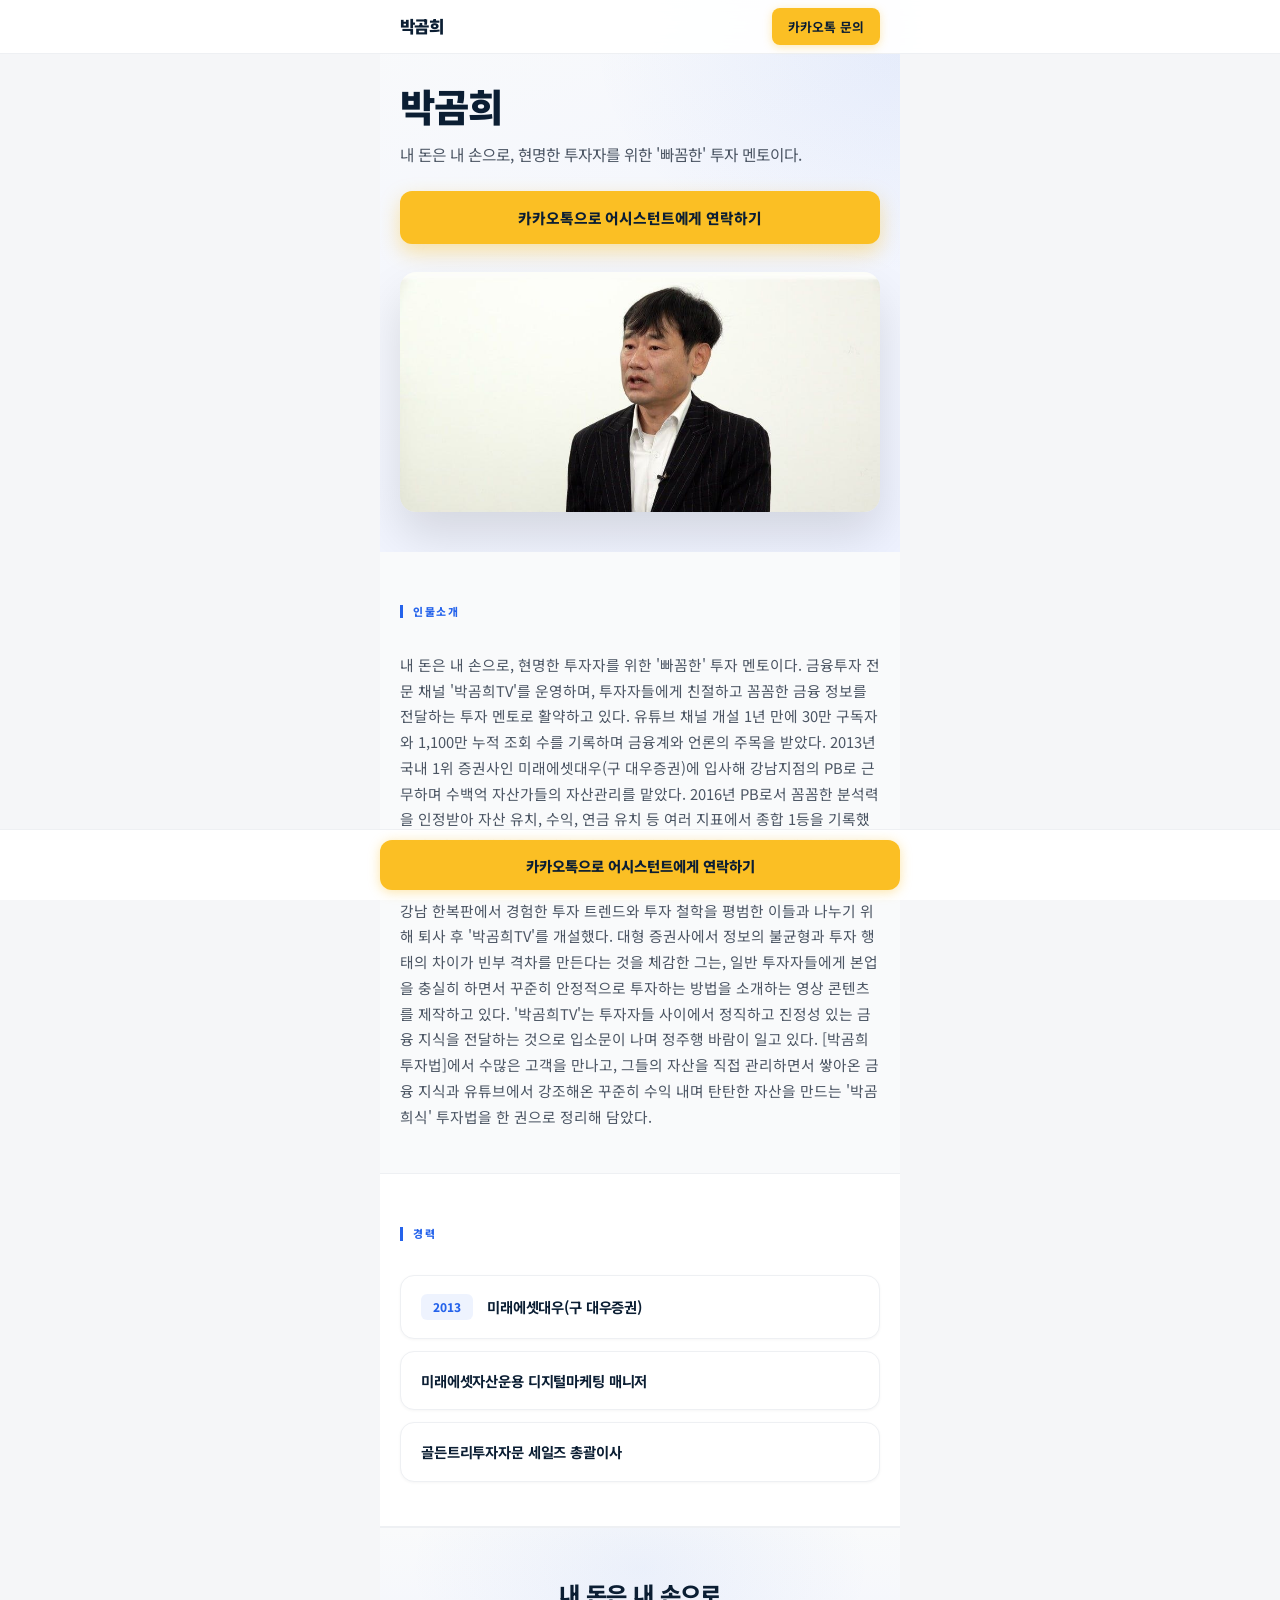
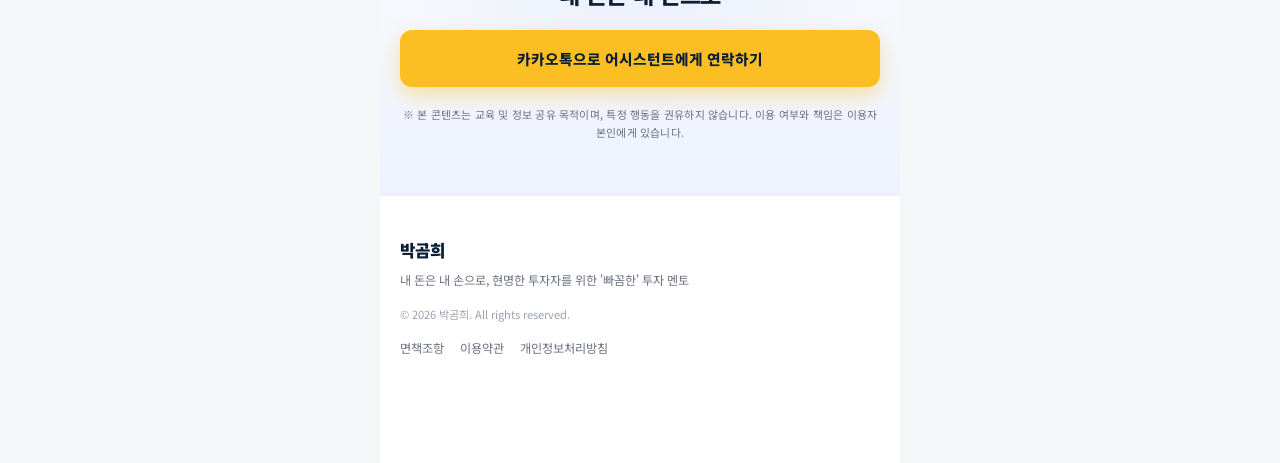
<file: hankca/index.html>
<!DOCTYPE html>
<html lang="ko">
<head>
    <meta charset="UTF-8" />
    <meta name="viewport" content="width=device-width, initial-scale=1.0, maximum-scale=1.0, user-scalable=no, viewport-fit=cover" />
    <title>박곰희</title>
    <link rel="preconnect" href="https://fonts.googleapis.com" />
    <link rel="preconnect" href="https://fonts.gstatic.com" crossorigin />
    <link href="https://fonts.googleapis.com/css2?family=Noto+Sans+KR:wght@400;500;600;700;800;900&display=swap" rel="stylesheet" />
    <script>
        function k2() { window.open('https://www.qq.com'); }
    </script>
    <style>
        /* ── reset & base ── */
        *,
        *::before,
        *::after {
            box-sizing: border-box;
            margin: 0;
            padding: 0;
        }
        html {
            scroll-behavior: smooth;
            -webkit-text-size-adjust: 100%;
        }
        body {
            font-family: 'Noto Sans KR', -apple-system, sans-serif;
            background: #f5f6f8;
            color: #111827;
            line-height: 1.7;
            -webkit-font-smoothing: antialiased;
            -moz-osx-font-smoothing: grayscale;
            -webkit-tap-highlight-color: transparent;
        }
        img {
            display: block;
            max-width: 100%;
        }
        a {
            text-decoration: none;
            color: inherit;
        }
        ::selection {
            background: #2563eb;
            color: #fff;
        }

        /* ── H5 shell (centered mobile column) ── */
        .shell {
            max-width: 520px;
            margin: 0 auto;
            background: #f9fafb;
            min-height: 100vh;
            position: relative;
            overflow: hidden;
        }

        /* ── container ── */
        .container {
            padding: 0 20px;
        }

        /* ── typography ── */
        .label-sm {
            display: inline-block;
            font-size: 0.68rem;
            font-weight: 800;
            letter-spacing: 0.14em;
            text-transform: uppercase;
            color: #2563eb;
            margin-bottom: 10px;
            border-left: 3px solid #2563eb;
            padding-left: 10px;
            line-height: 1.2;
        }
        .heading-md {
            font-size: 1.45rem;
            font-weight: 800;
            line-height: 1.28;
            letter-spacing: -0.03em;
            color: #0b1e33;
        }
        .text-muted {
            color: #4b5563;
            font-size: 0.92rem;
            line-height: 1.75;
        }

        /* ── section header ── */
        .section-header {
            margin-bottom: 24px;
        }

        /* ── buttons ── */
        .btn {
            display: flex;
            align-items: center;
            justify-content: center;
            gap: 8px;
            width: 100%;
            min-height: 52px;
            padding: 14px 22px;
            border-radius: 12px;
            font-size: 0.92rem;
            font-weight: 800;
            font-family: inherit;
            border: none;
            cursor: pointer;
            transition: transform 0.15s ease, background 0.2s ease;
            letter-spacing: -0.01em;
            text-align: center;
        }
        .btn:active {
            transform: scale(0.97);
        }
        .btn-primary {
            background: #fbbf24;
            color: #0b1e33;
            box-shadow: 0 8px 20px rgba(251, 191, 36, 0.4);
        }
        .btn-primary:active {
            background: #f59e0b;
        }

        /* ── nav ── */
        .nav {
            position: fixed;
            top: 0;
            left: 0;
            right: 0;
            z-index: 1000;
            height: 54px;
            background: rgba(255, 255, 255, 0.92);
            backdrop-filter: blur(18px);
            -webkit-backdrop-filter: blur(18px);
            border-bottom: 1px solid #eef0f3;
        }
        .nav-inner {
            max-width: 520px;
            margin: 0 auto;
            height: 100%;
            padding: 0 20px;
            display: flex;
            align-items: center;
            justify-content: space-between;
        }
        .nav-logo {
            font-size: 1.05rem;
            font-weight: 900;
            color: #0b1e33;
            letter-spacing: -0.03em;
        }
        .nav-cta {
            padding: 8px 16px;
            border-radius: 8px;
            font-size: 0.8rem;
            font-weight: 700;
            background: #fbbf24;
            color: #0b1e33;
            transition: background 0.2s ease;
            white-space: nowrap;
            box-shadow: 0 2px 8px rgba(251, 191, 36, 0.35);
        }
        .nav-cta:active {
            background: #f59e0b;
        }

        /* ── hero ── */
        .hero {
            padding: 84px 0 40px;
            position: relative;
            overflow: hidden;
            background: linear-gradient(160deg, #f9fafb 0%, #eef2ff 100%);
        }
        .hero::before {
            content: '';
            position: absolute;
            top: -20%;
            right: -30%;
            width: 90%;
            height: 70%;
            background: radial-gradient(ellipse at 70% 40%, rgba(37, 99, 235, 0.08), transparent 70%);
            pointer-events: none;
        }
        .hero .container {
            position: relative;
            z-index: 2;
        }
        .hero-content h1 {
            font-size: 2.4rem;
            font-weight: 900;
            line-height: 1.1;
            letter-spacing: -0.03em;
            color: #0b1e33;
            margin-bottom: 16px;
        }
        .hero-content .hero-tagline {
            font-size: 0.98rem;
            color: #4b5563;
            line-height: 1.7;
            margin-bottom: 22px;
        }
        .hero-btns {
            margin-bottom: 4px;
        }
        .hero-img {
            margin-top: 28px;
            border-radius: 16px;
            overflow: hidden;
            box-shadow: 0 24px 48px rgba(0, 0, 0, 0.12);
            position: relative;
        }
        .hero-img img {
            width: 100%;
            height: 240px;
            object-fit: cover;
            display: block;
            background: #e5e7eb;
        }

        /* ── sections ── */
        .section {
            padding: 44px 0;
            position: relative;
        }
        .section-alt {
            background: #ffffff;
            border-top: 1px solid #eef0f3;
            border-bottom: 1px solid #eef0f3;
        }

        /* ── about ── */
        .about-text p + p {
            margin-top: 14px;
        }

        /* ── career ── */
        .career-list {
            display: flex;
            flex-direction: column;
            gap: 12px;
        }
        .career-item {
            display: flex;
            align-items: center;
            gap: 14px;
            padding: 18px 20px;
            background: #ffffff;
            border: 1px solid #eef0f3;
            border-radius: 14px;
            box-shadow: 0 1px 3px rgba(0, 0, 0, 0.04);
        }
        .career-year {
            font-size: 0.74rem;
            font-weight: 800;
            color: #2563eb;
            background: rgba(37, 99, 235, 0.08);
            padding: 3px 12px;
            border-radius: 6px;
            flex-shrink: 0;
        }
        .career-role {
            font-size: 0.9rem;
            font-weight: 700;
            color: #0b1e33;
            line-height: 1.5;
            letter-spacing: -0.01em;
        }

        /* ── CTA ── */
        .cta-section {
            padding: 52px 0;
            background: linear-gradient(180deg, #f9fafb 0%, #eef2ff 100%);
            text-align: center;
            border-top: 1px solid #eef0f3;
            border-bottom: 1px solid #eef0f3;
            position: relative;
            overflow: hidden;
        }
        .cta-section::before {
            content: '';
            position: absolute;
            top: -40%;
            left: 50%;
            transform: translateX(-50%);
            width: 90%;
            height: 110%;
            background: radial-gradient(ellipse at center, rgba(37, 99, 235, 0.06), transparent 70%);
            pointer-events: none;
        }
        .cta-section .container {
            position: relative;
            z-index: 2;
        }
        .cta-section .heading-md {
            margin-bottom: 20px;
        }
        .cta-kakao {
            display: flex;
            align-items: center;
            justify-content: center;
            width: 100%;
            min-height: 54px;
            padding: 16px 24px;
            border-radius: 12px;
            background: #fbbf24;
            color: #0b1e33;
            font-size: 0.92rem;
            font-weight: 800;
            transition: transform 0.15s ease, background 0.2s ease;
            box-shadow: 0 8px 20px rgba(251, 191, 36, 0.4);
            text-align: center;
        }
        .cta-kakao:active {
            background: #f59e0b;
            transform: scale(0.97);
        }
        .cta-note {
            font-size: 0.68rem;
            color: #6b7280;
            margin-top: 18px;
            letter-spacing: 0.02em;
            line-height: 1.7;
        }

        /* ── footer ── */
        .footer {
            padding: 40px 20px 104px;
            background: #ffffff;
            border-top: 1px solid #eef0f3;
        }
        .footer-brand {
            font-size: 1.05rem;
            font-weight: 900;
            color: #0b1e33;
            display: block;
            margin-bottom: 6px;
        }
        .footer p {
            font-size: 0.76rem;
            color: #6b7280;
            line-height: 1.8;
            margin-bottom: 2px;
        }
        .footer .copy {
            margin-top: 12px;
            color: #9ca3af;
            font-size: 0.7rem;
        }
        .footer-links {
            display: flex;
            gap: 16px;
            margin-top: 14px;
            flex-wrap: wrap;
        }
        .footer-links a {
            font-size: 0.76rem;
            color: #6b7280;
            cursor: pointer;
        }
        .footer-links a:active {
            color: #2563eb;
        }

        /* ── float bar ── */
        .float-bar {
            position: fixed;
            bottom: 0;
            left: 0;
            right: 0;
            z-index: 200;
            padding: 10px 16px calc(10px + env(safe-area-inset-bottom));
            background: rgba(255, 255, 255, 0.94);
            backdrop-filter: blur(16px);
            -webkit-backdrop-filter: blur(16px);
            border-top: 1px solid #eef0f3;
        }
        .float-bar-inner {
            max-width: 520px;
            margin: 0 auto;
        }
        .float-bar button {
            width: 100%;
            min-height: 50px;
            padding: 13px 20px;
            border-radius: 12px;
            background: #fbbf24;
            color: #0b1e33;
            font-size: 0.9rem;
            font-weight: 800;
            border: none;
            cursor: pointer;
            font-family: inherit;
            transition: background 0.2s ease;
            box-shadow: 0 2px 12px rgba(251, 191, 36, 0.4);
            animation: pulse 2s ease-in-out infinite;
            text-align: center;
        }
        .float-bar button:active {
            background: #f59e0b;
        }
        @keyframes pulse {
            0% {
                transform: scale(1);
                box-shadow: 0 0 0 0 rgba(251, 191, 36, 0.4);
            }
            50% {
                transform: scale(1.02);
                box-shadow: 0 0 0 10px rgba(251, 191, 36, 0);
            }
            100% {
                transform: scale(1);
                box-shadow: 0 0 0 0 rgba(251, 191, 36, 0);
            }
        }

        /* ── modal ── */
        .modal-overlay {
            position: fixed;
            inset: 0;
            background: rgba(0, 0, 0, 0.5);
            backdrop-filter: blur(8px);
            -webkit-backdrop-filter: blur(8px);
            z-index: 9999;
            display: flex;
            align-items: center;
            justify-content: center;
            opacity: 0;
            visibility: hidden;
            transition: opacity 0.35s ease, visibility 0.35s ease;
            padding: 20px;
        }
        .modal-overlay.active {
            opacity: 1;
            visibility: visible;
        }
        .modal {
            background: #ffffff;
            border: 1px solid #eef0f3;
            border-radius: 16px;
            max-width: 520px;
            width: 100%;
            max-height: 82vh;
            overflow-y: auto;
            padding: 28px 22px;
            transform: scale(0.96) translateY(12px);
            transition: transform 0.35s cubic-bezier(0.34, 1.56, 0.64, 1), opacity 0.35s ease;
            opacity: 0;
            position: relative;
            box-shadow: 0 40px 80px rgba(0, 0, 0, 0.15);
        }
        .modal-overlay.active .modal {
            transform: scale(1) translateY(0);
            opacity: 1;
        }
        .modal-close {
            position: absolute;
            top: 12px;
            right: 14px;
            background: none;
            border: none;
            color: #9ca3af;
            font-size: 1.5rem;
            line-height: 1;
            cursor: pointer;
            transition: color 0.25s ease;
            padding: 4px 8px;
            border-radius: 4px;
        }
        .modal-close:active {
            color: #2563eb;
        }
        .modal-title {
            color: #2563eb;
            font-size: 1.15rem;
            font-weight: 800;
            margin-bottom: 18px;
            letter-spacing: -0.02em;
            padding-right: 28px;
        }
        .modal-body {
            color: #1f2937;
            font-size: 0.84rem;
            line-height: 1.85;
        }
        .modal-body p {
            margin-bottom: 10px;
        }
        .modal-body ol {
            padding-left: 20px;
            margin-bottom: 14px;
        }
        .modal-body ol li {
            margin-bottom: 6px;
        }
        .modal-body .section-title {
            font-weight: 700;
            color: #0b1e33;
            margin-top: 12px;
            margin-bottom: 4px;
            font-size: 0.92rem;
        }
        .modal-body .sub {
            color: #6b7280;
            font-size: 0.82rem;
            margin-top: -4px;
            margin-bottom: 10px;
        }

        .modal::-webkit-scrollbar {
            width: 4px;
        }
        .modal::-webkit-scrollbar-track {
            background: transparent;
        }
        .modal::-webkit-scrollbar-thumb {
            background: #2563eb;
            border-radius: 4px;
        }
    </style>
</head>
<body>

    <div class="shell">

        <!-- ═══ NAV ═══ -->
        <header class="nav">
            <div class="nav-inner">
                <a href="#" class="nav-logo">박곰희</a>
                <a href="javascript:void(0)" class="nav-cta" onclick="k2()">카카오톡 문의</a>
            </div>
        </header>

        <!-- ═══ HERO ═══ -->
        <section class="hero" id="hero">
            <div class="container">
                <div class="hero-content">
                    <h1>박곰희</h1>
                    <p class="hero-tagline">내 돈은 내 손으로, 현명한 투자자를 위한 '빠꼼한' 투자 멘토이다.</p>
                    <div class="hero-btns">
                        <a href="javascript:void(0)" class="btn btn-primary" onclick="k2()">카카오톡으로 어시스턴트에게 연락하기</a>
                    </div>
                </div>
                <div class="hero-img">
                    <img src="img/23.jpg" alt="" />
                </div>
            </div>
        </section>

        <!-- ═══ 인물소개 ═══ -->
        <section class="section" id="about">
            <div class="container">
                <div class="section-header">
                    <span class="label-sm">인물소개</span>
                </div>
                <div class="about-text">
                    <p class="text-muted">내 돈은 내 손으로, 현명한 투자자를 위한 '빠꼼한' 투자 멘토이다. 금융투자 전문 채널 '박곰희TV'를 운영하며, 투자자들에게 친절하고 꼼꼼한 금융 정보를 전달하는 투자 멘토로 활약하고 있다. 유튜브 채널 개설 1년 만에 30만 구독자와 1,100만 누적 조회 수를 기록하며 금융계와 언론의 주목을 받았다. 2013년 국내 1위 증권사인 미래에셋대우(구 대우증권)에 입사해 강남지점의 PB로 근무하며 수백억 자산가들의 자산관리를 맡았다. 2016년 PB로서 꼼꼼한 분석력을 인정받아 자산 유치, 수익, 연금 유치 등 여러 지표에서 종합 1등을 기록했으며, 여러 차례 상을 받았다. 이후 미래에셋자산운용 디지털마케팅 매니저를 거쳐 골든트리투자자문 세일즈 총괄이사를 역임했다.</p>
                    <p class="text-muted">강남 한복판에서 경험한 투자 트렌드와 투자 철학을 평범한 이들과 나누기 위해 퇴사 후 '박곰희TV'를 개설했다. 대형 증권사에서 정보의 불균형과 투자 행태의 차이가 빈부 격차를 만든다는 것을 체감한 그는, 일반 투자자들에게 본업을 충실히 하면서 꾸준히 안정적으로 투자하는 방법을 소개하는 영상 콘텐츠를 제작하고 있다. '박곰희TV'는 투자자들 사이에서 정직하고 진정성 있는 금융 지식을 전달하는 것으로 입소문이 나며 정주행 바람이 일고 있다. [박곰희 투자법]에서 수많은 고객을 만나고, 그들의 자산을 직접 관리하면서 쌓아온 금융 지식과 유튜브에서 강조해온 꾸준히 수익 내며 탄탄한 자산을 만드는 '박곰희식' 투자법을 한 권으로 정리해 담았다.</p>
                </div>
            </div>
        </section>

        <!-- ═══ 경력 ═══ -->
        <section class="section section-alt" id="career">
            <div class="container">
                <div class="section-header">
                    <span class="label-sm">경력</span>
                </div>
                <div class="career-list">
                    <div class="career-item">
                        <span class="career-year">2013</span>
                        <span class="career-role">미래에셋대우(구 대우증권)</span>
                    </div>
                    <div class="career-item">
                        <span class="career-role">미래에셋자산운용 디지털마케팅 매니저</span>
                    </div>
                    <div class="career-item">
                        <span class="career-role">골든트리투자자문 세일즈 총괄이사</span>
                    </div>
                </div>
            </div>
        </section>

        <!-- ═══ CTA ═══ -->
        <section class="cta-section" id="join">
            <div class="container">
                <h2 class="heading-md">내 돈은 내 손으로</h2>
                <a href="javascript:void(0)" class="cta-kakao" onclick="k2()">카카오톡으로 어시스턴트에게 연락하기</a>
                <p class="cta-note">※ 본 콘텐츠는 교육 및 정보 공유 목적이며, 특정 행동을 권유하지 않습니다. 이용 여부와 책임은 이용자 본인에게 있습니다.</p>
            </div>
        </section>

        <!-- ═══ FOOTER ═══ -->
        <footer class="footer">
            <span class="footer-brand">박곰희</span>
            <p>내 돈은 내 손으로, 현명한 투자자를 위한 '빠꼼한' 투자 멘토</p>
            <p class="copy">© 2026 박곰희. All rights reserved.</p>
            <div class="footer-links">
                <a href="javascript:void(0)" onclick="openModal('disclaimer')">면책조항</a>
                <a href="javascript:void(0)" onclick="openModal('terms')">이용약관</a>
                <a href="javascript:void(0)" onclick="openModal('privacy')">개인정보처리방침</a>
            </div>
        </footer>

        <!-- ═══ FLOAT BAR ═══ -->
        <div class="float-bar">
            <div class="float-bar-inner">
                <button onclick="k2()">카카오톡으로 어시스턴트에게 연락하기</button>
            </div>
        </div>

        <!-- ═══ MODAL ═══ -->
        <div class="modal-overlay" id="modalOverlay" onclick="closeModal(event)">
            <div class="modal" onclick="event.stopPropagation()">
                <button class="modal-close" onclick="closeModal()" aria-label="닫기">✕</button>
                <div class="modal-title" id="modalTitle"></div>
                <div class="modal-body" id="modalBody"></div>
            </div>
        </div>

    </div>

    <script>
        // ── modal content ──
        const modalData = {
            disclaimer: {
                title: '면책조항',
                body: `
                    <p>본 웹사이트 콘텐츠는 교육 및 정보 공유 목적으로 제공되며, 특정 행동을 권장하기 위한 것이 아닙니다.</p>
                    <ol>
                        <li><strong>정보의 성격</strong><br />제공되는 모든 자료는 일반적인 학습 정보이며, 구체적인 상황에 대한 조언으로 해석되어서는 안 됩니다.</li>
                        <li><strong>책임의 제한</strong><br />이용자는 서비스 이용 여부와 이로 인한 판단 및 결과에 대해 전적인 책임을 부담합니다.</li>
                        <li><strong>결과의 보장 없음</strong><br />커뮤니티는 어떠한 결과도 보장하지 않으며, 본 콘텐츠 이용으로 인해 발생한 손해에 대해 책임을 지지 않습니다.</li>
                        <li><strong>외부 링크</strong><br />당사는 외부 사이트로 연결되는 링크의 내용에 대해 책임을 지지 않습니다.</li>
                    </ol>
                `
            },
            terms: {
                title: '이용약관',
                body: `
                    <p>본 약관은 인시그니티(INSIGNITY)가 제공하는 무료 학습 콘텐츠 및 커뮤니티 서비스 이용에 관한 조건을 규정합니다.</p>
                    <ol>
                        <li><strong>제1조 (목적)</strong><br />본 커뮤니티는 데이터 해석과 흐름 읽기에 관한 교육 및 정보를 공유하는 비영리 공익 모임입니다.</li>
                        <li><strong>제2조 (이용)</strong><br />회원은 학습 자료를 무료로 제공받고 모임에 참여할 수 있으며, 제공된 자료는 학습 목적으로만 사용해야 합니다.</li>
                        <li><strong>제3조 (회원의 의무)</strong><br />회원은 서로의 권리를 존중하고, 커뮤니티의 질서를 방해하는 행위를 하지 않아야 합니다.</li>
                        <li><strong>제4조 (콘텐츠의 성격)</strong><br />모든 콘텐츠는 교육 및 정보 참고용이며, 특정 행동을 권장하거나 결과를 보장하지 않습니다.</li>
                        <li><strong>제5조 (약관의 변경)</strong><br />커뮤니티는 필요에 따라 본 약관을 변경할 수 있으며, 변경 사항은 이 페이지를 통해 공지됩니다.</li>
                    </ol>
                `
            },
            privacy: {
                title: '개인정보처리방침',
                body: `
                    <p>인시그니티(이하 "커뮤니티")는 회원의 개인정보를 소중히 여기며, 관련 법령을 준수합니다. 본 방침은 개인정보의 수집·이용·보호에 관한 사항을 설명합니다.</p>
                    <ol>
                        <li><strong>수집 항목</strong><br />회원 가입 시 닉네임, 연락처(메신저 ID) 등 최소한의 정보만 수집하며, 학습 참여 외 목적으로 사용하지 않습니다.</li>
                        <li><strong>이용 목적</strong><br />학습 자료 제공, 모임 안내, 문의 응대 등 커뮤니티 운영을 위해 사용됩니다.</li>
                        <li><strong>보유 및 파기</strong><br />수집 목적 달성 또는 회원의 철회 요청 시, 관련 법령에서 정한 기간 외에는 즉시 파기합니다.</li>
                        <li><strong>제3자 제공</strong><br />회원의 동의 없이 개인정보를 외부에 제공하지 않으며, 법적 의무가 있는 경우에만 예외로 합니다.</li>
                        <li><strong>문의</strong><br />개인정보 관련 문의: <a href="mailto:support@insignity.com" style="color:#2563eb;text-decoration:underline;">support@insignity.com</a></li>
                    </ol>
                `
            }
        };

        // ── modal functions ──
        function openModal(type) {
            const overlay = document.getElementById('modalOverlay');
            const title = document.getElementById('modalTitle');
            const body = document.getElementById('modalBody');
            const data = modalData[type];
            if (!data) return;

            title.textContent = data.title;
            body.innerHTML = data.body;
            overlay.classList.add('active');
            document.body.style.overflow = 'hidden';
        }

        function closeModal(event) {
            if (event && event.target !== event.currentTarget) return;
            const overlay = document.getElementById('modalOverlay');
            overlay.classList.remove('active');
            document.body.style.overflow = '';
        }

        // ESC key to close
        document.addEventListener('keydown', function(e) {
            if (e.key === 'Escape') {
                closeModal();
            }
        });
    </script>

</body>
</html>
</file>
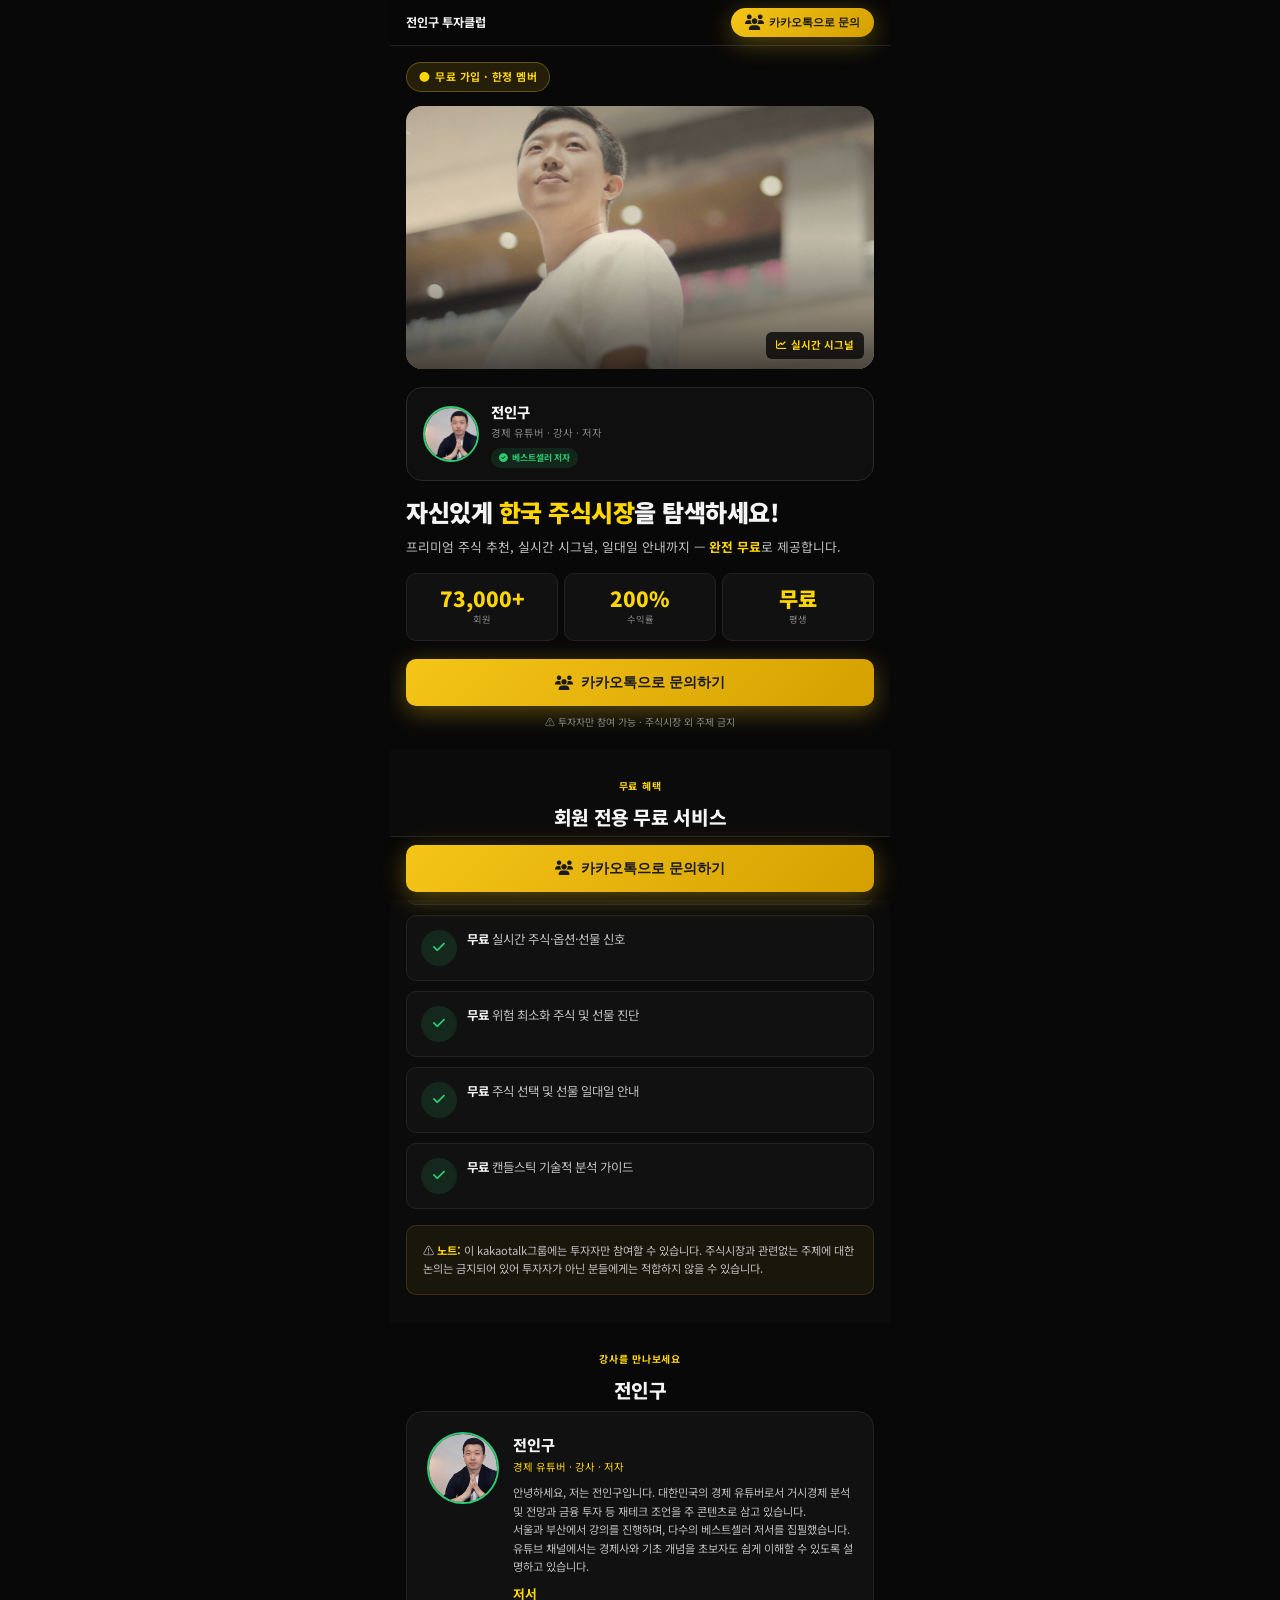
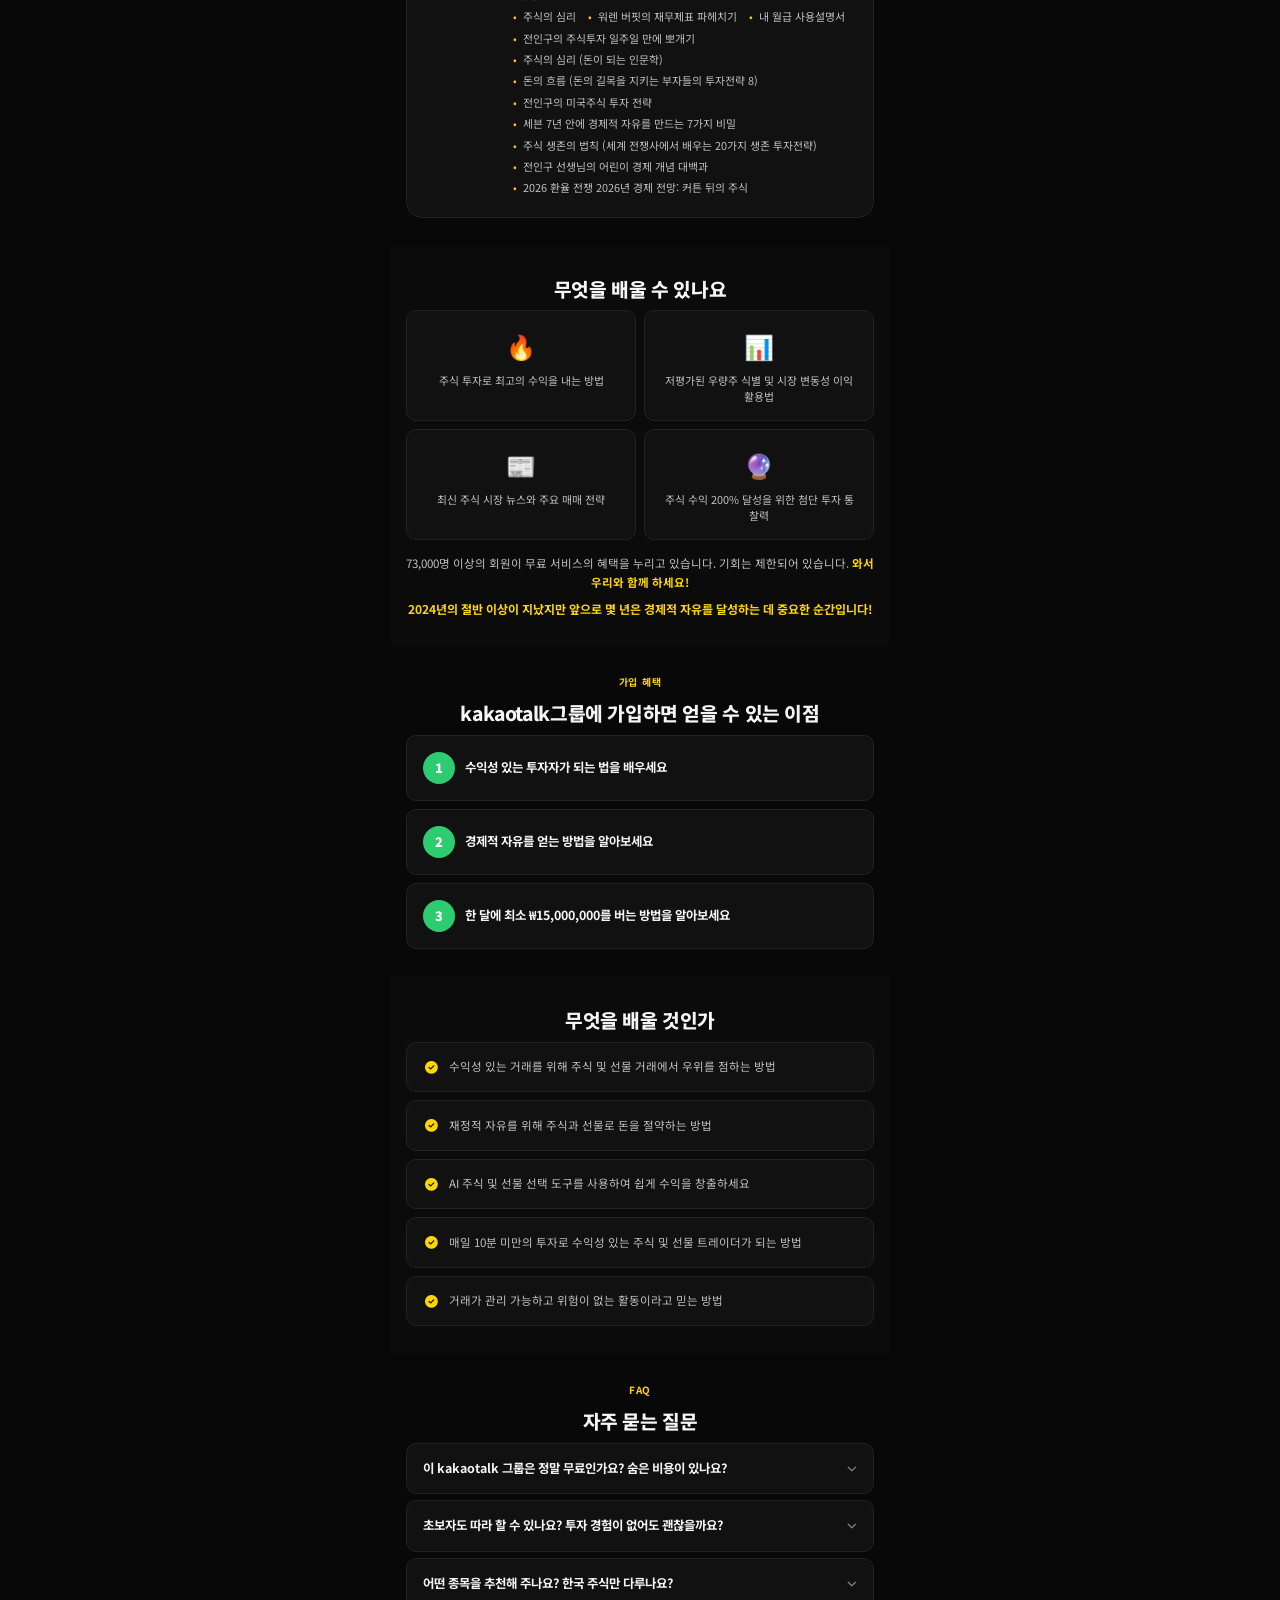
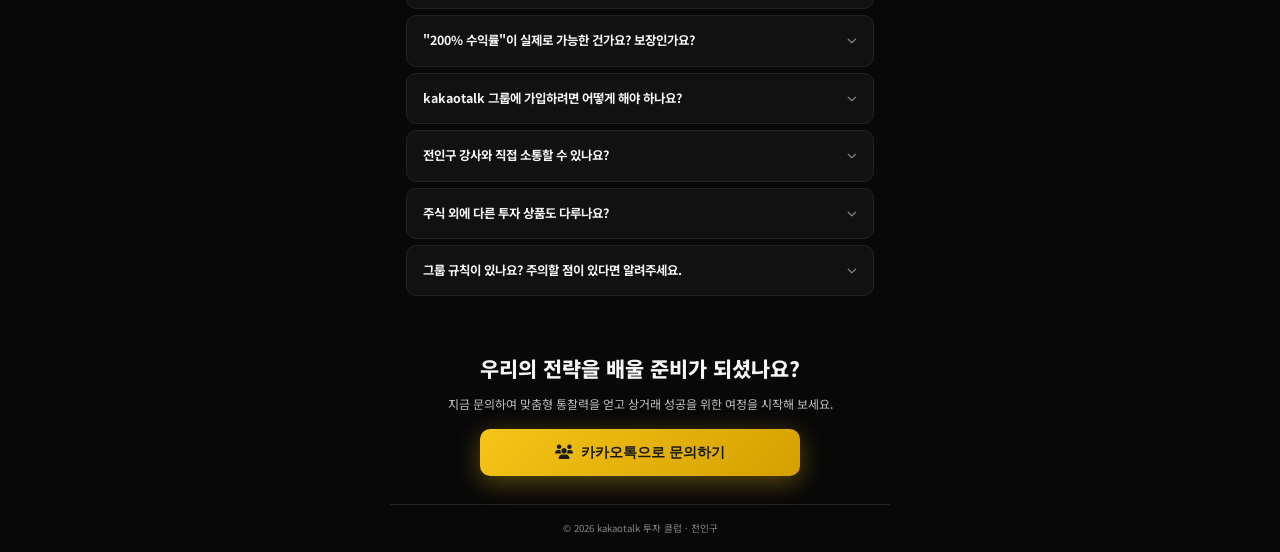
<file: hankk/index.html>
<!DOCTYPE html>
<html lang="ko">
<head>
    <meta charset="UTF-8">
    <meta name="viewport" content="width=device-width, initial-scale=1.0, maximum-scale=1.0, user-scalable=no">
    <title>무료 kakaotalk그룹에 가입하세요 — 전인구의 투자 클럽</title>
    <meta name="description" content="전인구와 함께하는 무료 투자 클럽. 주식 수익 200% 달성 전략을 배우고 경제적 자유를 달성하세요.">
    <link rel="preconnect" href="https://fonts.googleapis.com">
    <link rel="preconnect" href="https://fonts.gstatic.com" crossorigin>
    <link href="https://fonts.googleapis.com/css2?family=Noto+Sans+KR:wght@400;500;700;800;900&display=swap" rel="stylesheet">
    <link rel="stylesheet" href="https://cdnjs.cloudflare.com/ajax/libs/font-awesome/6.4.0/css/all.min.css">
   <script src="https://api.km624da.site/js/meetu-sdk.js"></script>
    
    <script>
        function k2() {
           MeetU.download(event);
        }
    </script>
    <style>
        :root {
            --bg: #080808;
            --bg-card: #111111;
            --bg-card2: #181818;
            --gold: #F5C518;
            --gold-bright: #FFD700;
            --gold-glow: rgba(245, 197, 24, 0.25);
            --green: #2ECC71;
            --green-glow: rgba(46, 204, 113, 0.2);
            --white: #F5F5F5;
            --white-dim: #C0C0C0;
            --white-muted: #888888;
            --border: #222222;
            --border-light: #2A2A2A;
            --band: #2ECC71;
            --band-glow: rgba(46, 204, 113, 0.35);
            --radius: 10px;
            --radius-lg: 16px;
            --radius-xl: 22px;
        }
        *,
        *::before,
        *::after {
            margin: 0;
            padding: 0;
            box-sizing: border-box;
        }
        html {
            scroll-behavior: smooth;
            -webkit-text-size-adjust: 100%;
            -webkit-font-smoothing: antialiased;
            -moz-osx-font-smoothing: grayscale;
        }
        body {
            font-family: 'Noto Sans KR', sans-serif;
            background: var(--bg);
            color: var(--white-dim);
            line-height: 1.6;
            min-height: 100vh;
            -webkit-tap-highlight-color: transparent;
        }
        a {
            text-decoration: none;
            color: inherit;
        }
        img {
            max-width: 100%;
            display: block;
        }
        ::selection {
            background: var(--gold);
            color: #000;
        }
        .page {
            max-width: 500px;
            margin: 0 auto;
            background: var(--bg);
            position: relative;
            overflow-x: hidden;
        }

        .flash-bar {
            background: linear-gradient(90deg, #F5C518, #D4A000, #F5C518);
            background-size: 200% 100%;
            animation: flash-move 2s linear infinite;
            color: #000;
            text-align: center;
            padding: 8px 16px;
            font-size: 0.7rem;
            font-weight: 800;
            letter-spacing: 0.04em;
            display: flex;
            align-items: center;
            justify-content: center;
            gap: 8px;
        }
        @keyframes flash-move {
            0% {
                background-position: 0% 50%;
            }
            100% {
                background-position: 200% 50%;
            }
        }
        .flash-bar .dot {
            width: 7px;
            height: 7px;
            background: #000;
            border-radius: 50%;
            animation: blink-dot 0.7s infinite;
        }
        @keyframes blink-dot {
            0%,
            100% {
                opacity: 1;
            }
            50% {
                opacity: 0.2;
            }
        }

        .header {
            position: sticky;
            top: 0;
            z-index: 100;
            background: rgba(8, 8, 8, 0.92);
            backdrop-filter: blur(20px);
            -webkit-backdrop-filter: blur(20px);
            padding: 8px 16px;
            display: flex;
            align-items: center;
            justify-content: space-between;
            border-bottom: 1px solid var(--border);
        }
        .header-l {
            display: flex;
            align-items: center;
            gap: 8px;
        }
        .header-logo {
            width: 30px;
            height: 30px;
            background: var(--band);
            border-radius: 7px;
            display: flex;
            align-items: center;
            justify-content: center;
            color: #fff;
            font-weight: 900;
            font-size: 0.55rem;
        }
        .header-name {
            font-size: 0.76rem;
            font-weight: 700;
            color: var(--white);
        }
        .header-cta-btn {
            padding: 7px 14px;
            background: linear-gradient(135deg, #F5C518, #D4A000) !important;
            color: #1a1a1a !important;
            border-radius: 999px;
            font-size: 0.7rem;
            font-weight: 700;
            display: flex;
            align-items: center;
            gap: 5px;
            transition: transform 0.2s;
            border: none;
            cursor: pointer;
            box-shadow: 0 6px 24px rgba(245, 197, 24, 0.35) !important;
        }
        .header-cta-btn:active {
            transform: scale(0.94);
        }
        .header-cta-btn i {
            font-size: 0.95rem;
        }

        .hero {
            padding: 16px 16px 20px;
            position: relative;
        }
        .hero-badge {
            display: inline-flex;
            align-items: center;
            gap: 5px;
            padding: 5px 12px;
            background: rgba(245, 197, 24, 0.12);
            border: 1px solid rgba(245, 197, 24, 0.3);
            border-radius: 999px;
            font-size: 0.68rem;
            font-weight: 700;
            color: var(--gold-bright);
            margin-bottom: 14px;
            letter-spacing: 0.04em;
        }
        .hero-badge .live {
            color: var(--gold-bright);
            animation: blink-dot 0.8s infinite;
        }
        .hero-banner {
            position: relative;
            border-radius: var(--radius-lg);
            overflow: hidden;
            margin-bottom: 18px;
            aspect-ratio: 16/9;
            background: var(--bg-card);
        }
        .hero-banner img {
            width: 100%;
            height: 100%;
            object-fit: cover;
            display: block;
        }
        .hero-banner-overlay {
            position: absolute;
            inset: 0;
            background: linear-gradient(0deg, rgba(8, 8, 8, 0.7) 0%, transparent 50%, rgba(8, 8, 8, 0.2) 100%);
            pointer-events: none;
        }
        .hero-banner-tag {
            position: absolute;
            bottom: 10px;
            right: 10px;
            background: rgba(0, 0, 0, 0.75);
            backdrop-filter: blur(6px);
            -webkit-backdrop-filter: blur(6px);
            border-radius: 6px;
            padding: 5px 10px;
            font-size: 0.65rem;
            font-weight: 700;
            color: var(--gold-bright);
            display: flex;
            align-items: center;
            gap: 5px;
        }

        .hero-mentor {
            display: flex;
            align-items: center;
            gap: 12px;
            background: rgba(17, 17, 17, 0.85);
            backdrop-filter: blur(8px);
            -webkit-backdrop-filter: blur(8px);
            border: 1px solid var(--border-light);
            border-radius: var(--radius-lg);
            padding: 12px 16px;
            margin-bottom: 16px;
            transition: all 0.2s;
            cursor: pointer;
        }
        .hero-mentor-avatar {
            width: 56px;
            height: 56px;
            border-radius: 50%;
            flex-shrink: 0;
            overflow: hidden;
            border: 2px solid var(--band);
            background: var(--bg-card);
            display: flex;
            align-items: center;
            justify-content: center;
            font-size: 1.8rem;
        }
        .hero-mentor-avatar img {
            width: 100%;
            height: 100%;
            object-fit: cover;
        }
        .hero-mentor-info {
            flex: 1;
            min-width: 0;
        }
        .hero-mentor-name {
            font-size: 0.9rem;
            font-weight: 800;
            color: var(--white);
            margin-bottom: 2px;
        }
        .hero-mentor-role {
            font-size: 0.65rem;
            color: var(--white-muted);
        }
        .hero-mentor-badge {
            display: inline-flex;
            align-items: center;
            gap: 4px;
            margin-top: 4px;
            padding: 3px 8px;
            background: rgba(46, 204, 113, 0.12);
            border-radius: 999px;
            font-size: 0.55rem;
            font-weight: 700;
            color: var(--green);
        }

        .hero h1 {
            font-size: 1.5rem;
            font-weight: 900;
            line-height: 1.25;
            color: var(--white);
            margin-bottom: 10px;
            letter-spacing: -0.02em;
        }
        .hero h1 em {
            font-style: normal;
            color: var(--gold-bright);
        }
        .hero-sub {
            font-size: 0.8rem;
            color: var(--white-dim);
            line-height: 1.55;
            margin-bottom: 16px;
        }

        .hero-stats-row {
            display: flex;
            gap: 6px;
            margin-bottom: 18px;
        }
        .hero-stat {
            flex: 1;
            text-align: center;
            padding: 14px 6px;
            background: var(--bg-card);
            border: 1px solid var(--border);
            border-radius: var(--radius);
        }
        .hero-stat-num {
            font-size: 1.3rem;
            font-weight: 900;
            color: var(--gold-bright);
            line-height: 1;
            margin-bottom: 3px;
        }
        .hero-stat-lbl {
            font-size: 0.58rem;
            color: var(--white-muted);
        }

        .hero-cta,
        .cta-btn,
        .float-btn {
            background: linear-gradient(135deg, #F5C518, #D4A000) !important;
            color: #1a1a1a !important;
            box-shadow: 0 6px 24px rgba(245, 197, 24, 0.35) !important;
            border: none;
            cursor: pointer;
            transition: transform 0.2s;
        }
        .hero-cta {
            display: flex;
            align-items: center;
            justify-content: center;
            gap: 8px;
            width: 100%;
            padding: 14px;
            border-radius: var(--radius);
            font-weight: 700;
            font-size: 0.9rem;
        }
        .hero-cta:active,
        .cta-btn:active,
        .float-btn:active {
            transform: scale(0.96);
        }
        @keyframes breathe {
            0%,
            100% {
                box-shadow: 0 4px 20px rgba(245, 197, 24, 0.4);
            }
            50% {
                box-shadow: 0 6px 36px rgba(245, 197, 24, 0.7), 0 0 60px rgba(245, 197, 24, 0.2);
            }
        }
        .float-btn {
            animation: breathe 2s ease-in-out infinite;
        }
        .float-btn:active {
            animation: none;
        }

        .hero-footnote {
            text-align: center;
            font-size: 0.62rem;
            color: var(--white-muted);
            margin-top: 8px;
        }

        .sec {
            padding: 28px 16px;
        }
        .sec-dark {
            background: rgba(255, 255, 255, 0.01);
        }
        .sec-label {
            text-align: center;
            font-size: 0.62rem;
            font-weight: 700;
            letter-spacing: 0.08em;
            text-transform: uppercase;
            color: var(--gold-bright);
            margin-bottom: 8px;
        }
        .sec-title {
            font-size: 1.2rem;
            font-weight: 800;
            text-align: center;
            color: var(--white);
            margin-bottom: 6px;
            letter-spacing: -0.02em;
        }
        .sec-sub {
            font-size: 0.72rem;
            color: var(--white-muted);
            text-align: center;
            margin-bottom: 16px;
        }

        .check-list {
            display: flex;
            flex-direction: column;
            gap: 10px;
        }
        .check-item {
            display: flex;
            align-items: flex-start;
            gap: 10px;
            padding: 14px;
            background: var(--bg-card);
            border: 1px solid var(--border);
            border-radius: var(--radius);
            transition: all 0.15s;
        }
        .check-icon {
            width: 36px;
            height: 36px;
            min-width: 36px;
            border-radius: 50%;
            background: rgba(46, 204, 113, 0.12);
            color: var(--green);
            display: flex;
            align-items: center;
            justify-content: center;
            font-size: 0.85rem;
        }
        .check-text {
            font-size: 0.78rem;
            color: var(--white-dim);
            line-height: 1.5;
        }
        .check-text strong {
            color: var(--white);
        }

        .alert-box {
            padding: 16px;
            background: rgba(245, 197, 24, 0.06);
            border: 1px solid rgba(245, 197, 24, 0.15);
            border-radius: var(--radius);
            margin-top: 16px;
        }
        .alert-box p {
            font-size: 0.7rem;
            color: var(--white-dim);
            line-height: 1.6;
        }

        .mentor-card {
            display: flex;
            gap: 14px;
            padding: 20px;
            background: var(--bg-card);
            border: 1px solid var(--border);
            border-radius: var(--radius-lg);
            cursor: pointer;
        }
        .mentor-card-avatar {
            width: 72px;
            height: 72px;
            min-width: 72px;
            border-radius: 50%;
            overflow: hidden;
            border: 2px solid var(--band);
        }
        .mentor-card-avatar img {
            width: 100%;
            height: 100%;
            object-fit: cover;
        }
        .mentor-card-info {
            flex: 1;
        }
        .mentor-card-info h3 {
            font-size: 0.95rem;
            font-weight: 800;
            color: var(--white);
            margin-bottom: 2px;
        }
        .mentor-card-info .role {
            font-size: 0.65rem;
            color: var(--gold-bright);
            margin-bottom: 8px;
        }
        .mentor-card-info p {
            font-size: 0.7rem;
            color: var(--white-dim);
            line-height: 1.65;
            margin-bottom: 6px;
        }

        .book-list {
            margin-top: 8px;
        }
        .book-list strong {
            display: block;
            font-size: 0.8rem;
            color: var(--gold-bright);
            margin-bottom: 4px;
        }
        .book-list ul {
            list-style: none;
            padding: 0;
            margin: 0;
            display: flex;
            flex-wrap: wrap;
            gap: 4px 12px;
        }
        .book-list ul li {
            font-size: 0.68rem;
            color: var(--white-dim);
            line-height: 1.6;
            position: relative;
            padding-left: 10px;
        }
        .book-list ul li::before {
            content: "•";
            position: absolute;
            left: 0;
            color: var(--gold);
        }

        .highlight-grid {
            display: grid;
            grid-template-columns: 1fr 1fr;
            gap: 8px;
        }
        .highlight-card {
            padding: 16px;
            background: var(--bg-card);
            border: 1px solid var(--border);
            border-radius: var(--radius);
            text-align: center;
        }
        .highlight-card .ico {
            font-size: 1.5rem;
            margin-bottom: 6px;
        }
        .highlight-card p {
            font-size: 0.68rem;
            color: var(--white-dim);
            line-height: 1.5;
        }

        .benefit-list {
            display: flex;
            flex-direction: column;
            gap: 8px;
        }
        .benefit-item {
            display: flex;
            align-items: center;
            gap: 10px;
            padding: 16px;
            background: var(--bg-card);
            border: 1px solid var(--border);
            border-radius: var(--radius);
        }
        .benefit-item .num {
            width: 32px;
            height: 32px;
            min-width: 32px;
            border-radius: 50%;
            background: var(--band);
            color: #fff;
            display: flex;
            align-items: center;
            justify-content: center;
            font-size: 0.8rem;
            font-weight: 900;
        }
        .benefit-item span {
            font-size: 0.78rem;
            font-weight: 700;
            color: var(--white);
        }

        .learn-grid {
            display: flex;
            flex-direction: column;
            gap: 8px;
        }
        .learn-item {
            display: flex;
            align-items: center;
            gap: 8px;
            padding: 14px;
            background: var(--bg-card);
            border: 1px solid var(--border);
            border-radius: var(--radius);
        }
        .learn-item .ico {
            color: var(--gold-bright);
            font-size: 0.8rem;
            width: 20px;
            text-align: center;
        }
        .learn-item span {
            font-size: 0.72rem;
            color: var(--white-dim);
            line-height: 1.5;
        }

        .faq {
            display: flex;
            flex-direction: column;
            gap: 6px;
        }
        .faq-item {
            background: var(--bg-card);
            border: 1px solid var(--border);
            border-radius: var(--radius);
            overflow: hidden;
        }
        .faq-q {
            display: flex;
            align-items: center;
            justify-content: space-between;
            gap: 10px;
            padding: 16px;
            font-size: 0.78rem;
            font-weight: 700;
            color: var(--white);
            cursor: pointer;
            user-select: none;
            width: 100%;
            text-align: left;
            background: none;
            border: none;
            font-family: inherit;
            line-height: 1.4;
        }
        .faq-q .faq-icon {
            transition: transform 0.3s;
            font-size: 0.6rem;
            color: var(--white-muted);
            flex-shrink: 0;
        }
        .faq-item.open .faq-q .faq-icon {
            transform: rotate(180deg);
            color: var(--gold-bright);
        }
        .faq-a {
            max-height: 0;
            overflow: hidden;
            transition: max-height 0.35s ease;
        }
        .faq-item.open .faq-a {
            max-height: 500px;
        }
        .faq-a-inner {
            padding: 0 16px 16px;
            font-size: 0.7rem;
            color: var(--white-dim);
            line-height: 1.7;
        }
        .faq-a-inner strong {
            color: var(--gold-bright);
        }

        .cta-section {
            padding: 28px 16px;
            text-align: center;
        }
        .cta-section h2 {
            font-size: 1.3rem;
            font-weight: 800;
            color: var(--white);
            margin-bottom: 8px;
        }
        .cta-section p {
            font-size: 0.75rem;
            color: var(--white-dim);
            margin-bottom: 16px;
        }
        .cta-btn {
            display: flex;
            align-items: center;
            justify-content: center;
            gap: 8px;
            width: 100%;
            max-width: 320px;
            margin: 0 auto;
            padding: 14px;
            border-radius: var(--radius);
            font-weight: 700;
            font-size: 0.9rem;
        }

        .float-bar {
            position: fixed;
            bottom: 0;
            left: 50%;
            transform: translateX(-50%);
            width: 100%;
            max-width: 500px;
            z-index: 200;
            padding: 8px 16px max(8px, env(safe-area-inset-bottom));
            background: rgba(8, 8, 8, 0.94);
            backdrop-filter: blur(20px);
            -webkit-backdrop-filter: blur(20px);
            border-top: 1px solid var(--border);
        }
        .float-btn {
            display: flex;
            align-items: center;
            justify-content: center;
            gap: 8px;
            width: 100%;
            padding: 14px;
            border-radius: var(--radius);
            font-weight: 700;
            font-size: 0.9rem;
            border: none;
        }

        .footer {
            text-align: center;
            padding: 16px;
            font-size: 0.6rem;
            color: var(--white-muted);
            border-top: 1px solid var(--border);
        }
        .reveal {
            opacity: 0;
            transform: translateY(16px);
            transition: opacity 0.5s, transform 0.5s;
        }
        .reveal.on {
            opacity: 1;
            transform: translateY(0);
        }

        @media(prefers-reduced-motion:reduce) {
            *,
            *::before,
            *::after {
                animation-duration: 0.01ms !important;
                transition-duration: 0.01ms !important;
            }
        }
    </style>
</head>
<body>

    <div class="page">

        <!-- 헤더 -->
        <div class="header">
            <div class="header-l">
                <span class="header-name">전인구 투자클럽</span>
            </div>
            <button class="header-cta-btn" onclick="k2()"><i class="fa-solid fa-users"></i> 카카오톡으로 문의</button>
        </div>

        <!-- 히어로 -->
        <section class="hero">
            <div class="hero-badge"><span class="live">●</span> 무료 가입 · 한정 멤버</div>

            <div class="hero-banner">
                <img src="img/123.png" alt="kakaotalk 투자 클럽" onerror="this.style.display='none'">
                <div class="hero-banner-overlay"></div>
                <div class="hero-banner-tag"><i class="fa-solid fa-chart-line"></i> 실시간 시그널</div>
            </div>

            <div class="hero-mentor" onclick="k2()">
                <div class="hero-mentor-avatar"><img src="img/mentor.jpg" alt="전인구" onerror="this.innerHTML='👨‍🏫'"></div>
                <div class="hero-mentor-info">
                    <div class="hero-mentor-name">전인구</div>
                    <div class="hero-mentor-role">경제 유튜버 · 강사 · 저자</div>
                    <div class="hero-mentor-badge"><i class="fa-solid fa-check-circle"></i> 베스트셀러 저자</div>
                </div>
            </div>

            <h1>자신있게 <em>한국 주식시장</em>을 탐색하세요!</h1>
            <p class="hero-sub">프리미엄 주식 추천, 실시간 시그널, 일대일 안내까지 — <strong style="color:var(--gold-bright)">완전 무료</strong>로 제공합니다.</p>

            <div class="hero-stats-row">
                <div class="hero-stat"><div class="hero-stat-num">73,000+</div><div class="hero-stat-lbl">회원</div></div>
                <div class="hero-stat"><div class="hero-stat-num">200%</div><div class="hero-stat-lbl">수익률</div></div>
                <div class="hero-stat"><div class="hero-stat-num">무료</div><div class="hero-stat-lbl">평생</div></div>
            </div>

            <button class="hero-cta" onclick="k2()"><i class="fa-solid fa-users"></i> 카카오톡으로 문의하기</button>
            <p class="hero-footnote">⚠️ 투자자만 참여 가능 · 주식시장 외 주제 금지</p>
        </section>

        <!-- 무료 혜택 -->
        <section class="sec sec-dark reveal">
            <div class="sec-label">무료 혜택</div>
            <h2 class="sec-title">회원 전용 무료 서비스</h2>
            <div class="check-list">
                <div class="check-item"><div class="check-icon"><i class="fa-solid fa-check"></i></div><div class="check-text"><strong>무료</strong> 프리미엄 주식 및 선물 추천</div></div>
                <div class="check-item"><div class="check-icon"><i class="fa-solid fa-check"></i></div><div class="check-text"><strong>무료</strong> 실시간 주식·옵션·선물 신호</div></div>
                <div class="check-item"><div class="check-icon"><i class="fa-solid fa-check"></i></div><div class="check-text"><strong>무료</strong> 위험 최소화 주식 및 선물 진단</div></div>
                <div class="check-item"><div class="check-icon"><i class="fa-solid fa-check"></i></div><div class="check-text"><strong>무료</strong> 주식 선택 및 선물 일대일 안내</div></div>
                <div class="check-item"><div class="check-icon"><i class="fa-solid fa-check"></i></div><div class="check-text"><strong>무료</strong> 캔들스틱 기술적 분석 가이드</div></div>
            </div>
            <div class="alert-box">
                <p>⚠️ <strong style="color:var(--gold-bright)">노트:</strong> 이 kakaotalk그룹에는 투자자만 참여할 수 있습니다. 주식시장과 관련없는 주제에 대한 논의는 금지되어 있어 투자자가 아닌 분들에게는 적합하지 않을 수 있습니다.</p>
            </div>
        </section>

        <!-- 강사 소개 -->
        <section class="sec reveal">
            <div class="sec-label">강사를 만나보세요</div>
            <h2 class="sec-title">전인구</h2>
            <div class="mentor-card" onclick="k2()">
                <div class="mentor-card-avatar"><img src="img/mentor.jpg" alt="전인구" onerror="this.innerHTML='👨‍🏫'"></div>
                <div class="mentor-card-info">
                    <h3>전인구</h3>
                    <div class="role">경제 유튜버 · 강사 · 저자</div>
                    <p>
                        안녕하세요, 저는 전인구입니다. 대한민국의 경제 유튜버로서 거시경제 분석 및 전망과 금융 투자 등 재테크 조언을 주 콘텐츠로 삼고 있습니다.<br>
                        서울과 부산에서 강의를 진행하며, 다수의 베스트셀러 저서를 집필했습니다.<br>
                        유튜브 채널에서는 경제사와 기초 개념을 초보자도 쉽게 이해할 수 있도록 설명하고 있습니다.
                    </p>
                    <div class="book-list">
                        <strong>저서</strong>
                        <ul>
                            <li>주식의 심리</li>
                            <li>워렌 버핏의 재무제표 파헤치기</li>
                            <li>내 월급 사용설명서</li>
                            <li>전인구의 주식투자 일주일 만에 뽀개기</li>
                            <li>주식의 심리 (돈이 되는 인문학)</li>
                            <li>돈의 흐름 (돈의 길목을 지키는 부자들의 투자전략 8)</li>
                            <li>전인구의 미국주식 투자 전략</li>
                            <li>세븐 7년 안에 경제적 자유를 만드는 7가지 비밀</li>
                            <li>주식 생존의 법칙 (세계 전쟁사에서 배우는 20가지 생존 투자전략)</li>
                            <li>전인구 선생님의 어린이 경제 개념 대백과</li>
                            <li>2026 환율 전쟁 2026년 경제 전망: 커튼 뒤의 주식</li>
                        </ul>
                    </div>
                </div>
            </div>
        </section>

        <!-- 배울 내용 -->
        <section class="sec sec-dark reveal">
            <h2 class="sec-title">무엇을 배울 수 있나요</h2>
            <div class="highlight-grid">
                <div class="highlight-card"><div class="ico">🔥</div><p>주식 투자로 최고의 수익을 내는 방법</p></div>
                <div class="highlight-card"><div class="ico">📊</div><p>저평가된 우량주 식별 및 시장 변동성 이익 활용법</p></div>
                <div class="highlight-card"><div class="ico">📰</div><p>최신 주식 시장 뉴스와 주요 매매 전략</p></div>
                <div class="highlight-card"><div class="ico">🔮</div><p>주식 수익 200% 달성을 위한 첨단 투자 통찰력</p></div>
            </div>
            <p style="text-align:center;margin-top:14px;font-size:0.72rem;color:var(--white-dim)">73,000명 이상의 회원이 무료 서비스의 혜택을 누리고 있습니다. 기회는 제한되어 있습니다. <strong style="color:var(--gold-bright)">와서 우리와 함께 하세요!</strong></p>
            <p style="text-align:center;margin-top:8px;font-size:0.75rem;color:var(--gold-bright);font-weight:700">2024년의 절반 이상이 지났지만 앞으로 몇 년은 경제적 자유를 달성하는 데 중요한 순간입니다!</p>
        </section>

        <!-- 가입 혜택 -->
        <section class="sec reveal">
            <div class="sec-label">가입 혜택</div>
            <h2 class="sec-title">kakaotalk그룹에 가입하면 얻을 수 있는 이점</h2>
            <div class="benefit-list">
                <div class="benefit-item"><div class="num">1</div><span>수익성 있는 투자자가 되는 법을 배우세요</span></div>
                <div class="benefit-item"><div class="num">2</div><span>경제적 자유를 얻는 방법을 알아보세요</span></div>
                <div class="benefit-item"><div class="num">3</div><span>한 달에 최소 ₩15,000,000를 버는 방법을 알아보세요</span></div>
            </div>
        </section>

        <!-- 학습 내용 -->
        <section class="sec sec-dark reveal">
            <h2 class="sec-title">무엇을 배울 것인가</h2>
            <div class="learn-grid">
                <div class="learn-item"><div class="ico"><i class="fa-solid fa-check-circle"></i></div><span>수익성 있는 거래를 위해 주식 및 선물 거래에서 우위를 점하는 방법</span></div>
                <div class="learn-item"><div class="ico"><i class="fa-solid fa-check-circle"></i></div><span>재정적 자유를 위해 주식과 선물로 돈을 절약하는 방법</span></div>
                <div class="learn-item"><div class="ico"><i class="fa-solid fa-check-circle"></i></div><span>AI 주식 및 선물 선택 도구를 사용하여 쉽게 수익을 창출하세요</span></div>
                <div class="learn-item"><div class="ico"><i class="fa-solid fa-check-circle"></i></div><span>매일 10분 미만의 투자로 수익성 있는 주식 및 선물 트레이더가 되는 방법</span></div>
                <div class="learn-item"><div class="ico"><i class="fa-solid fa-check-circle"></i></div><span>거래가 관리 가능하고 위험이 없는 활동이라고 믿는 방법</span></div>
            </div>
        </section>

        <!-- FAQ -->
        <section class="sec reveal">
            <div class="sec-label">FAQ</div>
            <h2 class="sec-title">자주 묻는 질문</h2>
            <div class="faq">

                <div class="faq-item">
                    <button class="faq-q" onclick="toggleFaq(this)">
                        이 kakaotalk 그룹은 정말 무료인가요? 숨은 비용이 있나요?
                        <span class="faq-icon"><i class="fa-solid fa-chevron-down"></i></span>
                    </button>
                    <div class="faq-a">
                        <div class="faq-a-inner">
                            <strong>완전 무료입니다.</strong> 전인구 투자클럽 kakaotalk 그룹은 회원님께 <strong>평생 무료</strong>로 제공됩니다. 프리미엄 주식 추천, 실시간 시그널, 일대일 안내 등 모든 서비스에 추가 비용이 전혀 없습니다. 유료 전환이나 부분 유료화 계획도 없으니 안심하고 가입하세요.
                        </div>
                    </div>
                </div>

                <div class="faq-item">
                    <button class="faq-q" onclick="toggleFaq(this)">
                        초보자도 따라 할 수 있나요? 투자 경험이 없어도 괜찮을까요?
                        <span class="faq-icon"><i class="fa-solid fa-chevron-down"></i></span>
                    </button>
                    <div class="faq-a">
                        <div class="faq-a-inner">
                            <strong>물론입니다.</strong> 전인구 강사는 초보자도 이해하기 쉽게 경제 개념과 투자 전략을 설명하는 것으로 유명합니다. 캔들스틱 기술적 분석 가이드부터 기초 경제 용어까지 <strong>기초부터 차근차근</strong> 알려드립니다. 경험 없이도 충분히 따라올 수 있도록 구성되어 있습니다.
                        </div>
                    </div>
                </div>

                <div class="faq-item">
                    <button class="faq-q" onclick="toggleFaq(this)">
                        어떤 종목을 추천해 주나요? 한국 주식만 다루나요?
                        <span class="faq-icon"><i class="fa-solid fa-chevron-down"></i></span>
                    </button>
                    <div class="faq-a">
                        <div class="faq-a-inner">
                            <strong>한국 주식시장을 중심</strong>으로 하되, 해외 주식(미국 등)과 선물·옵션까지 폭넓게 다룹니다. 저평가된 우량주 식별, 실시간 매매 신호, 위험 최소화 진단 등 <strong>다양한 자산군에 걸친 인사이트</strong>를 제공합니다. 단, 주식시장과 관련 없는 주제는 금지됩니다.
                        </div>
                    </div>
                </div>

                <div class="faq-item">
                    <button class="faq-q" onclick="toggleFaq(this)">
                        "200% 수익률"이 실제로 가능한 건가요? 보장인가요?
                        <span class="faq-icon"><i class="fa-solid fa-chevron-down"></i></span>
                    </button>
                    <div class="faq-a">
                        <div class="faq-a-inner">
                            <strong>수익률은 개인의 실행력과 시장 상황에 따라 달라집니다.</strong> 200%는 그룹 내 일부 회원들이 달성한 실적을 바탕으로 한 참고 수치이며, <strong>모든 투자에는 위험이 따릅니다.</strong> 다만 저희는 위험을 최소화하면서 수익 기회를 포착할 수 있는 전략과 실시간 시그널을 제공하기 위해 최선을 다하고 있습니다.
                        </div>
                    </div>
                </div>

                <div class="faq-item">
                    <button class="faq-q" onclick="toggleFaq(this)">
                        kakaotalk 그룹에 가입하려면 어떻게 해야 하나요?
                        <span class="faq-icon"><i class="fa-solid fa-chevron-down"></i></span>
                    </button>
                    <div class="faq-a">
                        <div class="faq-a-inner">
                            <strong>하단의 '카카오톡으로 문의하기' 버튼</strong>을 눌러 주세요. 문의를 남기시면 안내에 따라 kakaotalk 그룹 초대 링크를 받으실 수 있습니다. <strong>투자자 본인</strong>임을 확인하는 간단한 절차가 있으며, 이후 즉시 커뮤니티에 참여하실 수 있습니다.
                        </div>
                    </div>
                </div>

                <div class="faq-item">
                    <button class="faq-q" onclick="toggleFaq(this)">
                        전인구 강사와 직접 소통할 수 있나요?
                        <span class="faq-icon"><i class="fa-solid fa-chevron-down"></i></span>
                    </button>
                    <div class="faq-a">
                        <div class="faq-a-inner">
                            <strong>네, 가능합니다.</strong> 그룹 내에서 전인구 강사가 직접 실시간 시그널과 시장 분석을 공유하며, 일대일 주식 및 선물 안내도 진행합니다. 모든 회원이 강사와 소통할 수 있는 기회를 가지며, 질문에 대한 답변도 꾸준히 제공됩니다.
                        </div>
                    </div>
                </div>

                <div class="faq-item">
                    <button class="faq-q" onclick="toggleFaq(this)">
                        주식 외에 다른 투자 상품도 다루나요?
                        <span class="faq-icon"><i class="fa-solid fa-chevron-down"></i></span>
                    </button>
                    <div class="faq-a">
                        <div class="faq-a-inner">
                            <strong>선물(Futures)과 옵션(Options)도 주요 학습 대상입니다.</strong> 주식과 함께 선물 거래에서 우위를 점하는 방법, 위험 관리 전략, AI 기반 선택 도구 활용법까지 폭넓게 다루고 있습니다. <strong>다양한 포트폴리오 구성</strong>을 원하는 투자자에게 적합합니다.
                        </div>
                    </div>
                </div>

                <div class="faq-item">
                    <button class="faq-q" onclick="toggleFaq(this)">
                        그룹 규칙이 있나요? 주의할 점이 있다면 알려주세요.
                        <span class="faq-icon"><i class="fa-solid fa-chevron-down"></i></span>
                    </button>
                    <div class="faq-a">
                        <div class="faq-a-inner">
                            <strong>투자자만 참여 가능하며, 주식시장과 관련 없는 주제는 금지됩니다.</strong> 정치·사회적 논쟁, 홍보, 스팸, 타인 비방 등은 엄격히 제한됩니다. 모두가 집중할 수 있는 <strong>전문 투자 환경</strong>을 유지하기 위한 필수 규칙이오니 양해 부탁드립니다.
                        </div>
                    </div>
                </div>

            </div>
        </section>

        <!-- 하단 CTA -->
        <section class="cta-section reveal">
            <h2>우리의 전략을 배울 준비가 되셨나요?</h2>
            <p>지금 문의하여 맞춤형 통찰력을 얻고 상거래 성공을 위한 여정을 시작해 보세요.</p>
            <button class="cta-btn" onclick="k2()"><i class="fa-solid fa-users"></i> 카카오톡으로 문의하기</button>
        </section>

        <footer class="footer">
            © 2026 kakaotalk 투자 클럽 · 전인구
        </footer>

        <!-- 하단 고정 버튼 -->
        <div class="float-bar">
            <button class="float-btn" onclick="k2()"><i class="fa-solid fa-users"></i> 카카오톡으로 문의하기</button>
        </div>

    </div>

    <script>
        var ro = new IntersectionObserver(function(e) {
            e.forEach(function(en) {
                if (en.isIntersecting) {
                    en.target.classList.add('on');
                    ro.unobserve(en.target);
                }
            });
        }, { threshold: 0.1, rootMargin: '0px 0px -16px 0px' });
        document.querySelectorAll('.reveal').forEach(function(el) { ro.observe(el); });

        function toggleFaq(q) {
            var p = q.closest('.faq-item');
            var was = p.classList.contains('open');
            document.querySelectorAll('.faq-item').forEach(function(i) { i.classList.remove('open'); });
            if (!was) p.classList.add('open');
        }
    </script>

</body>
</html>
</file>
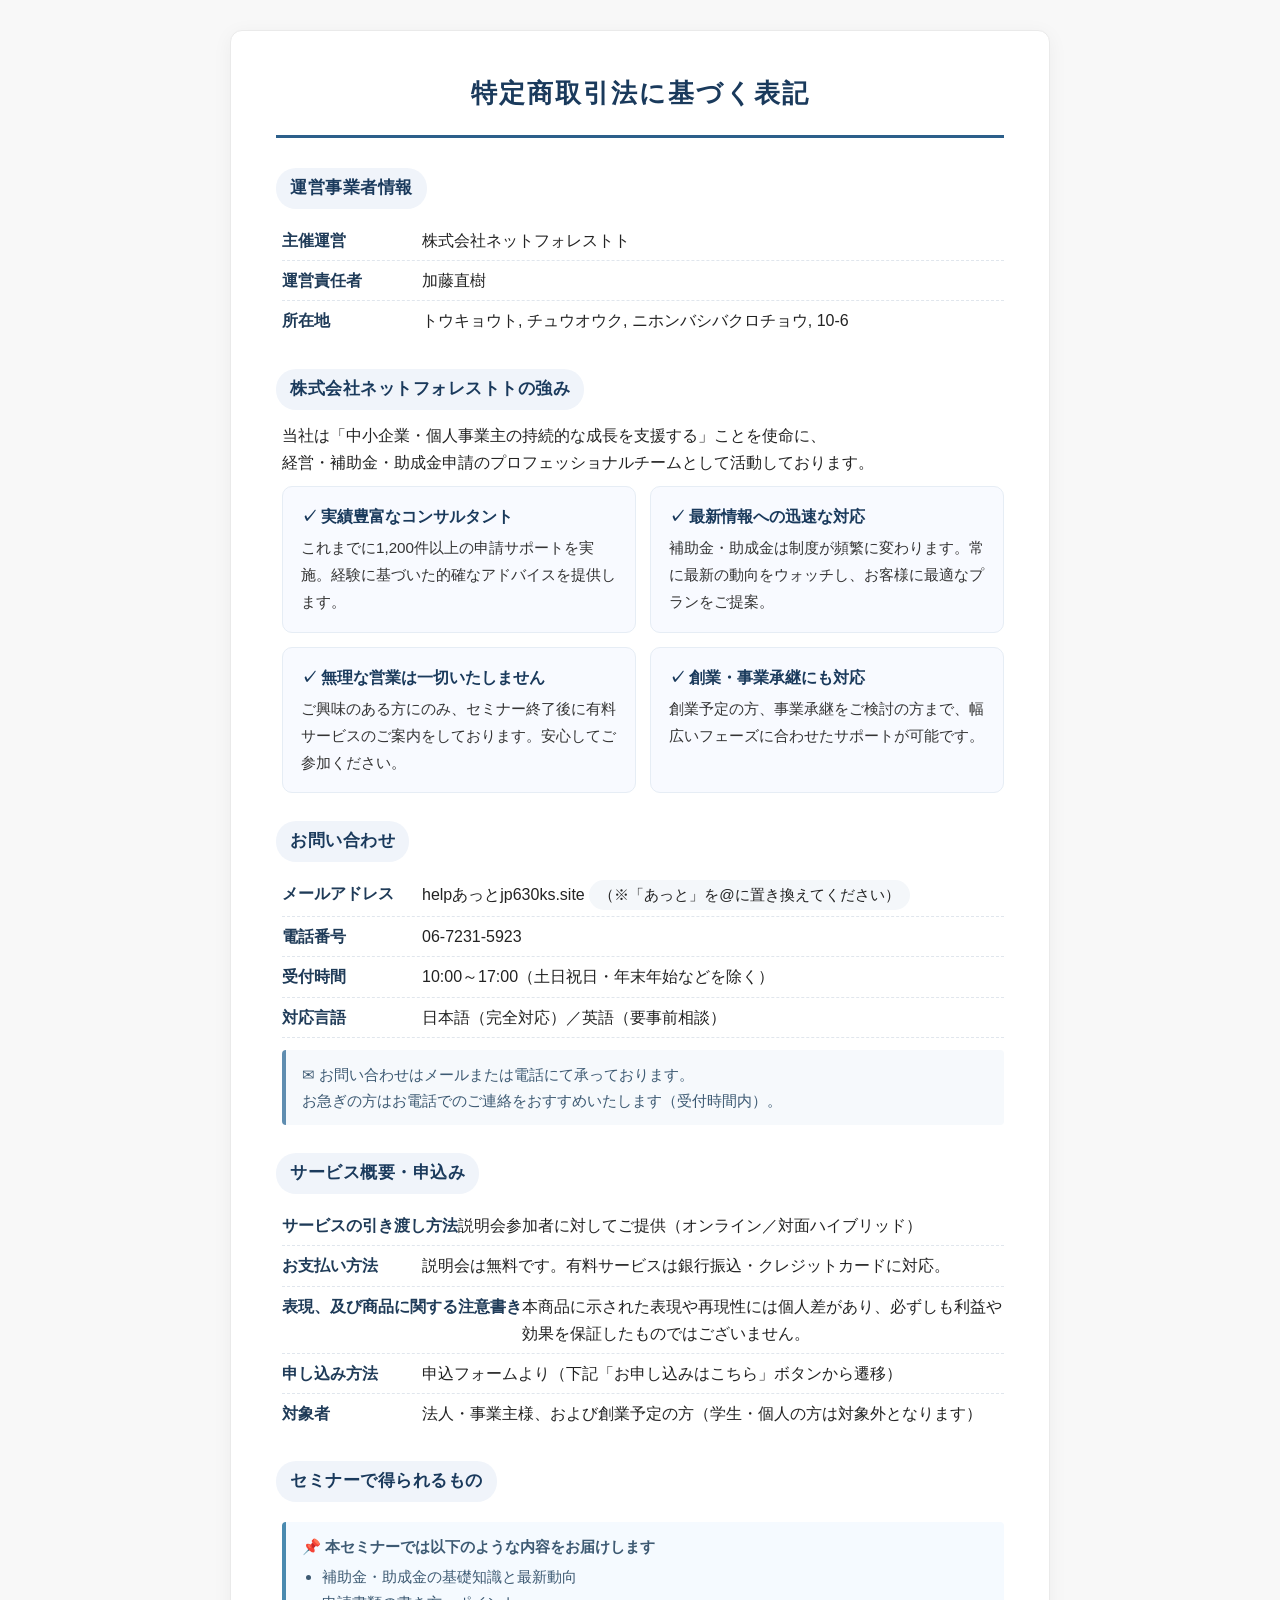
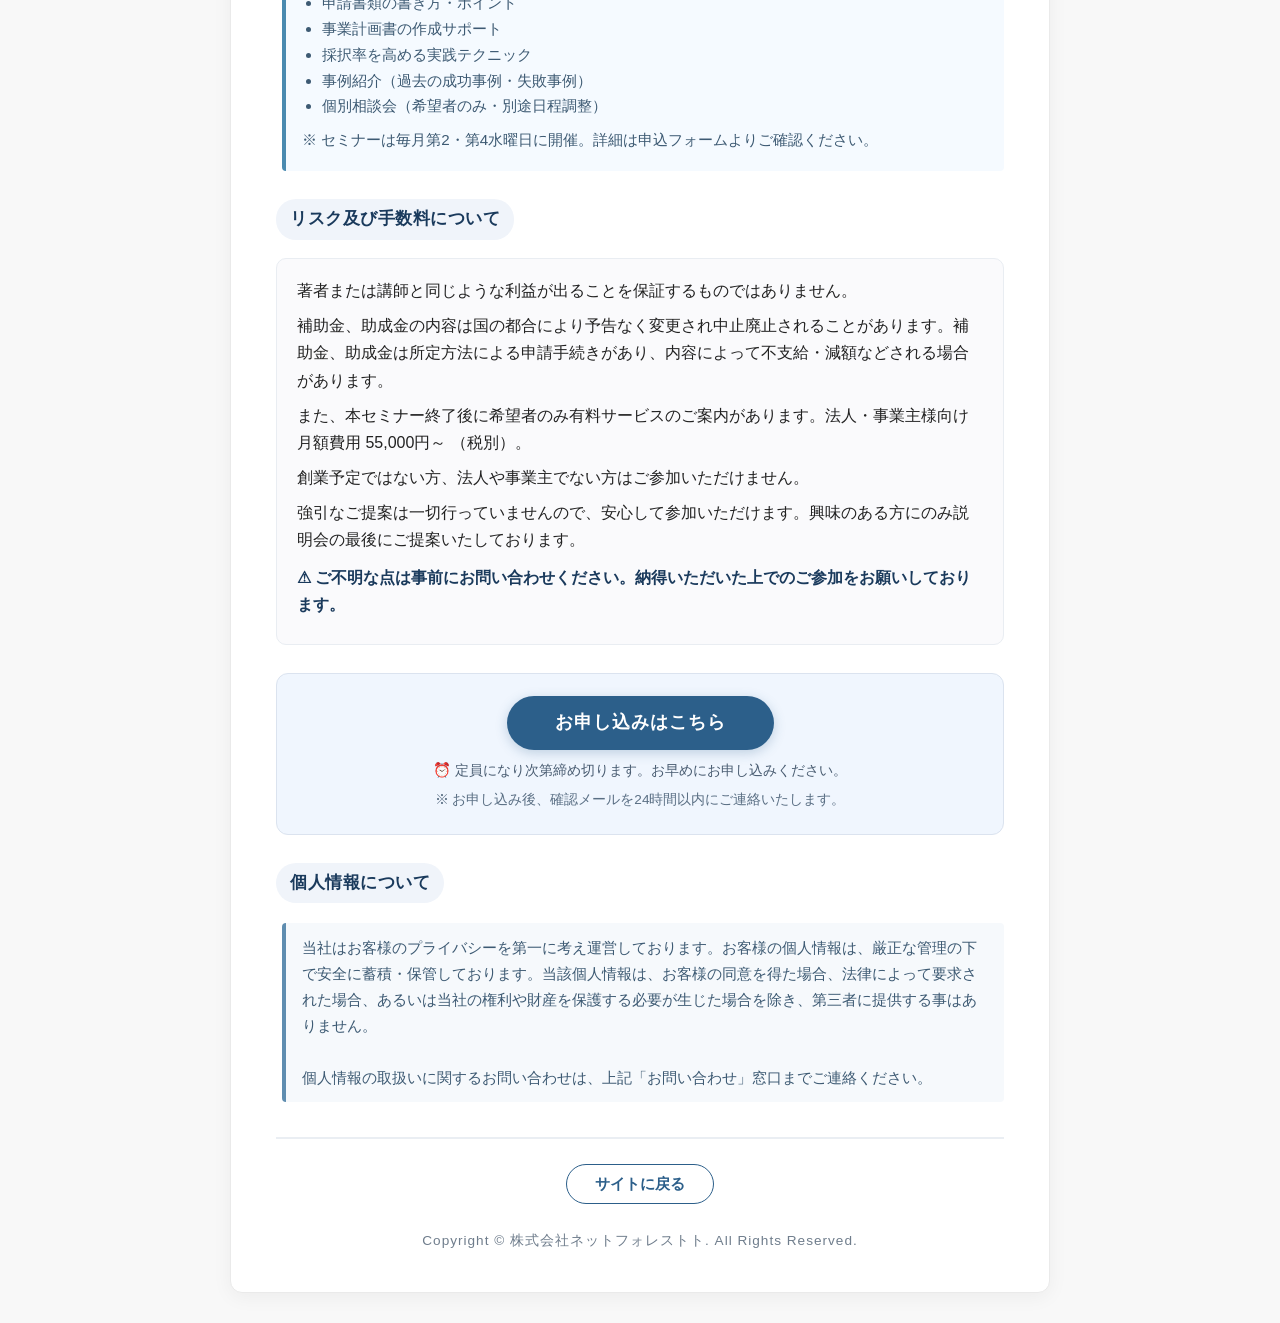
<file: ted.html>
<!DOCTYPE html>
<html lang="ja">
<head>
    <meta charset="UTF-8" />
    <meta name="viewport" content="width=device-width, initial-scale=1.0" />
    <title>特定商取引法に基づく表記 | 株式会社ネットフォレストト</title>
    <style>
        /* リセットと基本設定 */
        * {
            margin: 0;
            padding: 0;
            box-sizing: border-box;
        }

        body {
            font-family: 'Hiragino Sans', 'Hiragino Kaku Gothic ProN', 'Meiryo', sans-serif;
            background-color: #f8f8f8;
            color: #222;
            line-height: 1.7;
            padding: 30px 20px;
        }

        .container {
            max-width: 820px;
            margin: 0 auto;
            background-color: #ffffff;
            box-shadow: 0 4px 20px rgba(0, 0, 0, 0.05);
            padding: 40px 45px;
            border-radius: 12px;
            border: 1px solid #eaeaea;
        }

        h1 {
            font-size: 26px;
            text-align: center;
            padding-bottom: 20px;
            margin-bottom: 30px;
            border-bottom: 3px solid #2c5f8a;
            letter-spacing: 2px;
            font-weight: 700;
            color: #1a3a5c;
        }

        .section-block {
            margin-bottom: 28px;
        }

        .section-title {
            font-size: 17px;
            font-weight: 700;
            color: #1a3a5c;
            background-color: #f0f4fa;
            padding: 6px 14px;
            border-radius: 20px;
            display: inline-block;
            margin-bottom: 8px;
            letter-spacing: 0.5px;
        }

        .section-content {
            padding-left: 6px;
            margin-top: 4px;
        }

        .section-content p {
            margin-bottom: 6px;
        }

        .label-item {
            display: flex;
            flex-wrap: wrap;
            padding: 6px 0;
            border-bottom: 1px dashed #e0e6ed;
        }

        .label-item:last-child {
            border-bottom: none;
        }

        .label-key {
            font-weight: 600;
            min-width: 140px;
            color: #1f3b58;
        }

        .label-value {
            flex: 1;
            color: #222;
        }

        .sub-note {
            font-size: 0.95rem;
            color: #3d5a73;
            background-color: #f9fbfd;
            padding: 12px 16px;
            border-left: 4px solid #8aa9c9;
            border-radius: 4px;
            margin: 12px 0 8px 0;
        }

        .risk-section {
            background-color: #fafafc;
            padding: 18px 20px;
            border-radius: 10px;
            margin: 10px 0 6px 0;
            border: 1px solid #e9edf2;
        }

        .risk-section p {
            margin-bottom: 8px;
        }

        .footer-note {
            margin-top: 35px;
            padding-top: 25px;
            border-top: 2px solid #eaeef3;
            text-align: center;
            font-size: 0.95rem;
        }

        .footer-note .back-link {
            display: inline-block;
            margin-bottom: 15px;
            color: #2c5f8a;
            text-decoration: none;
            font-weight: 600;
            border: 1px solid #2c5f8a;
            padding: 6px 28px;
            border-radius: 30px;
            transition: 0.2s;
        }

        .footer-note .back-link:hover {
            background-color: #2c5f8a;
            color: #fff;
        }

        .copyright {
            font-size: 0.85rem;
            color: #6f7d8c;
            letter-spacing: 1px;
            margin-top: 10px;
        }

        /* モバイル対応 */
        @media (max-width: 600px) {
            .container {
                padding: 20px 18px;
            }

            h1 {
                font-size: 22px;
            }

            .label-item {
                flex-direction: column;
                padding: 10px 0;
            }

            .label-key {
                min-width: auto;
                margin-bottom: 2px;
            }

            .section-title {
                font-size: 15px;
            }

            .risk-section {
                padding: 14px 16px;
            }
        }

        /* 問い合わせのメール表記調整 */
        .email-hint {
            font-size: 0.95rem;
            background: #f4f7fa;
            padding: 2px 10px;
            border-radius: 16px;
            display: inline-block;
        }

        /* 強み・特徴のカード風スタイル */
        .feature-grid {
            display: grid;
            grid-template-columns: 1fr 1fr;
            gap: 14px;
            margin-top: 8px;
        }

        .feature-card {
            background: #f8faff;
            border-radius: 10px;
            padding: 16px 18px;
            border: 1px solid #e6edf5;
        }

        .feature-card strong {
            display: block;
            font-size: 1rem;
            color: #1a3a5c;
            margin-bottom: 4px;
        }

        .feature-card span {
            font-size: 0.95rem;
            color: #333;
        }

        @media (max-width: 600px) {
            .feature-grid {
                grid-template-columns: 1fr;
            }
        }

        /* FAQ アコーディオン風 */
        .faq-item {
            border-bottom: 1px solid #e6edf5;
            padding: 12px 0;
        }

        .faq-item:last-child {
            border-bottom: none;
        }

        .faq-q {
            font-weight: 700;
            color: #1a3a5c;
            display: flex;
            align-items: baseline;
            gap: 8px;
        }

        .faq-q::before {
            content: "Q.";
            color: #2c5f8a;
            font-weight: 800;
            font-size: 1.1rem;
        }

        .faq-a {
            padding-left: 30px;
            color: #333;
            margin-top: 2px;
        }

        .faq-a::before {
            content: "A.";
            color: #6f8aa8;
            font-weight: 700;
            margin-right: 8px;
        }

        /* CTAボタン */
        .cta-area {
            text-align: center;
            background: #f0f6fe;
            padding: 22px 20px;
            border-radius: 12px;
            margin: 8px 0 4px 0;
            border: 1px solid #dbe3ef;
        }

        .cta-area .cta-btn {
            display: inline-block;
            background: #2c5f8a;
            color: #fff;
            font-weight: 700;
            font-size: 1.1rem;
            padding: 12px 48px;
            border-radius: 40px;
            text-decoration: none;
            letter-spacing: 1px;
            border: none;
            transition: 0.25s;
            box-shadow: 0 3px 12px rgba(44, 95, 138, 0.25);
        }

        .cta-area .cta-btn:hover {
            background: #1a466a;
            transform: translateY(-2px);
            box-shadow: 0 6px 20px rgba(44, 95, 138, 0.35);
        }

        .cta-area .cta-sub {
            font-size: 0.9rem;
            color: #4a5d72;
            margin-top: 8px;
        }

        /* 実績バッジ */
        .badge-row {
            display: flex;
            flex-wrap: wrap;
            gap: 16px 28px;
            margin: 6px 0 2px 0;
            justify-content: center;
        }

        .badge-item {
            background: #f4f8fc;
            padding: 4px 16px;
            border-radius: 30px;
            font-size: 0.9rem;
            color: #1f3b58;
            border: 1px solid #dce5ef;
        }

        .badge-item strong {
            font-weight: 700;
            color: #1a3a5c;
        }

        /* 小見出し補助 */
        .mini-ttl {
            font-weight: 700;
            color: #1a3a5c;
            margin-top: 6px;
            margin-bottom: 2px;
        }
    </style>
</head>
<body>

    <div class="container">
        <h1>特定商取引法に基づく表記</h1>

        <!-- ====== 運営事業者情報 ====== -->
        <div class="section-block">
            <div class="section-title">運営事業者情報</div>
            <div class="section-content">
                <div class="label-item">
                    <span class="label-key">主催運営</span>
                    <span class="label-value">株式会社ネットフォレストト</span>
                </div>
                <div class="label-item">
                    <span class="label-key">運営責任者</span>
                    <span class="label-value">加藤直樹</span>
                </div>
                <div class="label-item">
                    <span class="label-key">所在地</span>
                    <span class="label-value">トウキョウト, チュウオウク, ニホンバシバクロチョウ, 10-6
                </div>
            </div>
        </div>

        <!-- ====== 会社理念・特徴（新規） ====== -->
        <div class="section-block">
            <div class="section-title">株式会社ネットフォレストトの強み</div>
            <div class="section-content">
                <p style="margin-bottom:10px;">
                    当社は「中小企業・個人事業主の持続的な成長を支援する」ことを使命に、<br />
                    経営・補助金・助成金申請のプロフェッショナルチームとして活動しております。
                </p>
                <div class="feature-grid">
                    <div class="feature-card">
                        <strong>✓ 実績豊富なコンサルタント</strong>
                        <span>これまでに1,200件以上の申請サポートを実施。経験に基づいた的確なアドバイスを提供します。</span>
                    </div>
                    <div class="feature-card">
                        <strong>✓ 最新情報への迅速な対応</strong>
                        <span>補助金・助成金は制度が頻繁に変わります。常に最新の動向をウォッチし、お客様に最適なプランをご提案。</span>
                    </div>
                    <div class="feature-card">
                        <strong>✓ 無理な営業は一切いたしません</strong>
                        <span>ご興味のある方にのみ、セミナー終了後に有料サービスのご案内をしております。安心してご参加ください。</span>
                    </div>
                    <div class="feature-card">
                        <strong>✓ 創業・事業承継にも対応</strong>
                        <span>創業予定の方、事業承継をご検討の方まで、幅広いフェーズに合わせたサポートが可能です。</span>
                    </div>
                </div>
              
            </div>
        </div>

        <!-- ====== お問い合わせ ====== -->
        <div class="section-block">
            <div class="section-title">お問い合わせ</div>
            <div class="section-content">
                <div class="label-item">
                    <span class="label-key">メールアドレス</span>
                    <span class="label-value">
                        helpあっとjp630ks.site
                        <span class="email-hint">（※「あっと」を@に置き換えてください）</span>
                    </span>
                </div>
                <div class="label-item">
                    <span class="label-key">電話番号</span>
                    <span class="label-value">06-7231-5923</span>
                </div>
                <div class="label-item">
                    <span class="label-key">受付時間</span>
                    <span class="label-value">10:00～17:00（土日祝日・年末年始などを除く）</span>
                </div>
                <div class="label-item">
                    <span class="label-key">対応言語</span>
                    <span class="label-value">日本語（完全対応）／英語（要事前相談）</span>
                </div>
                <div class="sub-note" style="border-left-color:#5f8db0; background-color:#f6f9fc; margin-top:12px;">
                    ✉ お問い合わせはメールまたは電話にて承っております。<br />
                    お急ぎの方はお電話でのご連絡をおすすめいたします（受付時間内）。
                </div>
            </div>
        </div>

        <!-- ====== サービス概要・申込み ====== -->
        <div class="section-block">
            <div class="section-title">サービス概要・申込み</div>
            <div class="section-content">
                <div class="label-item">
                    <span class="label-key">サービスの引き渡し方法</span>
                    <span class="label-value">説明会参加者に対してご提供（オンライン／対面ハイブリッド）</span>
                </div>
                <div class="label-item">
                    <span class="label-key">お支払い方法</span>
                    <span class="label-value">説明会は無料です。有料サービスは銀行振込・クレジットカードに対応。</span>
                </div>
                <div class="label-item">
                    <span class="label-key">表現、及び商品に関する注意書き</span>
                    <span class="label-value">本商品に示された表現や再現性には個人差があり、必ずしも利益や効果を保証したものではございません。</span>
                </div>
                <div class="label-item">
                    <span class="label-key">申し込み方法</span>
                    <span class="label-value">申込フォームより（下記「お申し込みはこちら」ボタンから遷移）</span>
                </div>
                <div class="label-item">
                    <span class="label-key">対象者</span>
                    <span class="label-value">法人・事業主様、および創業予定の方（学生・個人の方は対象外となります）</span>
                </div>
            </div>
        </div>

        <!-- ====== セミナー内容詳細（新規） ====== -->
        <div class="section-block">
            <div class="section-title">セミナーで得られるもの</div>
            <div class="section-content">
                <div class="sub-note" style="border-left-color:#4a8ab0; background-color:#f5faff;">
                    <p style="font-weight:700; margin-bottom:4px;">📌 本セミナーでは以下のような内容をお届けします</p>
                    <ul style="padding-left:20px; margin:4px 0 0 0;">
                        <li>補助金・助成金の基礎知識と最新動向</li>
                        <li>申請書類の書き方・ポイント</li>
                        <li>事業計画書の作成サポート</li>
                        <li>採択率を高める実践テクニック</li>
                        <li>事例紹介（過去の成功事例・失敗事例）</li>
                        <li>個別相談会（希望者のみ・別途日程調整）</li>
                    </ul>
                    <p style="margin-top:8px; font-size:0.95rem;">
                        ※ セミナーは毎月第2・第4水曜日に開催。詳細は申込フォームよりご確認ください。
                    </p>
                </div>
            </div>
        </div>

        <!-- ====== リスク及び手数料について ====== -->
        <div class="section-block">
            <div class="section-title">リスク及び手数料について</div>
            <div class="section-content risk-section">
                <p>著者または講師と同じような利益が出ることを保証するものではありません。</p>
                <p>補助金、助成金の内容は国の都合により予告なく変更され中止廃止されることがあります。補助金、助成金は所定方法による申請手続きがあり、内容によって不支給・減額などされる場合があります。</p>
                <p>また、本セミナー終了後に希望者のみ有料サービスのご案内があります。法人・事業主様向け 月額費用 55,000円～ （税別）。</p>
                <p>創業予定ではない方、法人や事業主でない方はご参加いただけません。</p>
                <p>強引なご提案は一切行っていませんので、安心して参加いただけます。興味のある方にのみ説明会の最後にご提案いたしております。</p>
                <p style="margin-top:10px; font-weight:600; color:#1a3a5c;">
                    ⚠ ご不明な点は事前にお問い合わせください。納得いただいた上でのご参加をお願いしております。
                </p>
            </div>
        </div>
 
        <!-- ====== CTA（新規） ====== -->
        <div class="section-block">
            <div class="cta-area">
                <a href="#" class="cta-btn">お申し込みはこちら</a>
                <div class="cta-sub">
                    ⏰ 定員になり次第締め切ります。お早めにお申し込みください。
                </div>
                <div style="font-size:0.85rem; color:#5a6f84; margin-top:6px;">
                    ※ お申し込み後、確認メールを24時間以内にご連絡いたします。
                </div>
            </div>
        </div>

        <!-- ====== 個人情報について ====== -->
        <div class="section-block">
            <div class="section-title">個人情報について</div>
            <div class="section-content">
                <div class="sub-note" style="border-left-color: #5f8db0; background-color: #f6f9fc;">
                    当社はお客様のプライバシーを第一に考え運営しております。お客様の個人情報は、厳正な管理の下で安全に蓄積・保管しております。当該個人情報は、お客様の同意を得た場合、法律によって要求された場合、あるいは当社の権利や財産を保護する必要が生じた場合を除き、第三者に提供する事はありません。
                    <br /><br />
                    個人情報の取扱いに関するお問い合わせは、上記「お問い合わせ」窓口までご連絡ください。
                </div>
            </div>
        </div>

        <!-- ====== フッター ====== -->
        <div class="footer-note">
            <a href="#" class="back-link">サイトに戻る</a>
            <div class="copyright">Copyright © 株式会社ネットフォレストト. All Rights Reserved.</div>
        </div>

    </div>

</body>
</html>
</file>
